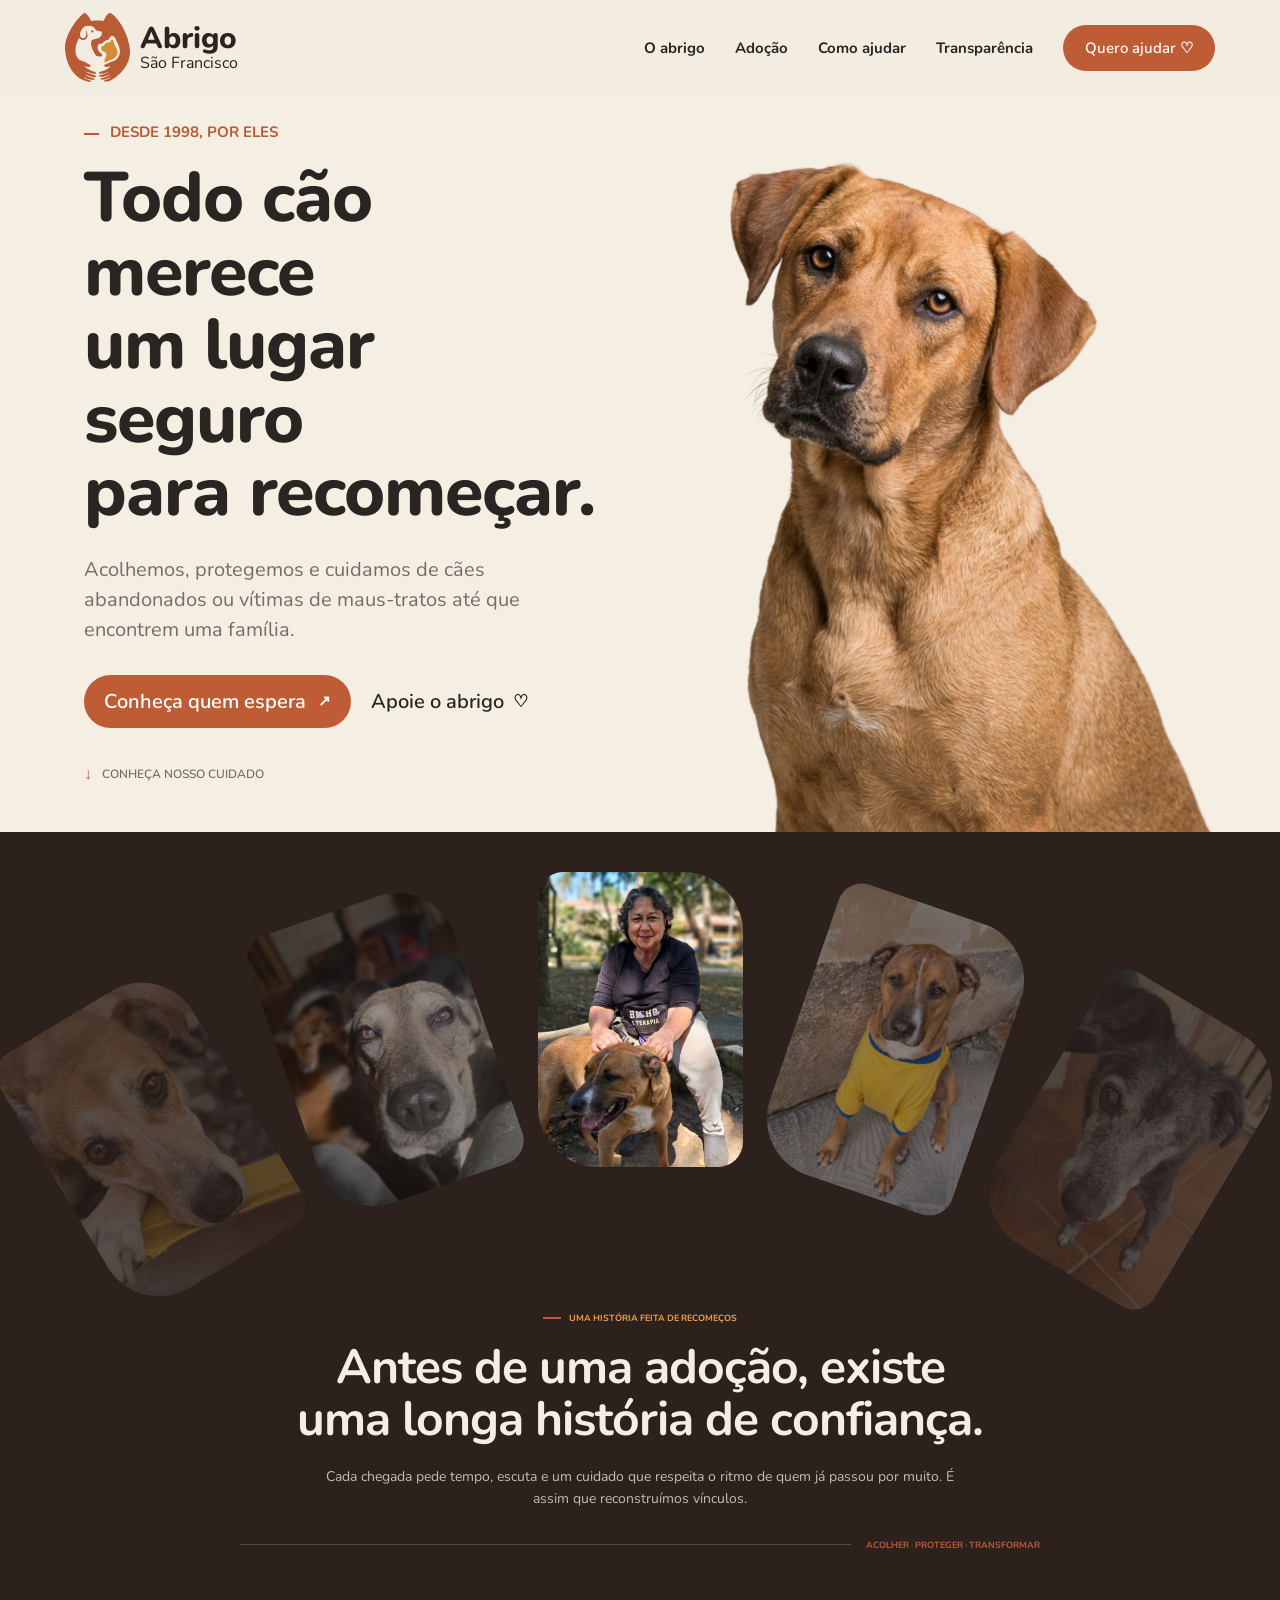
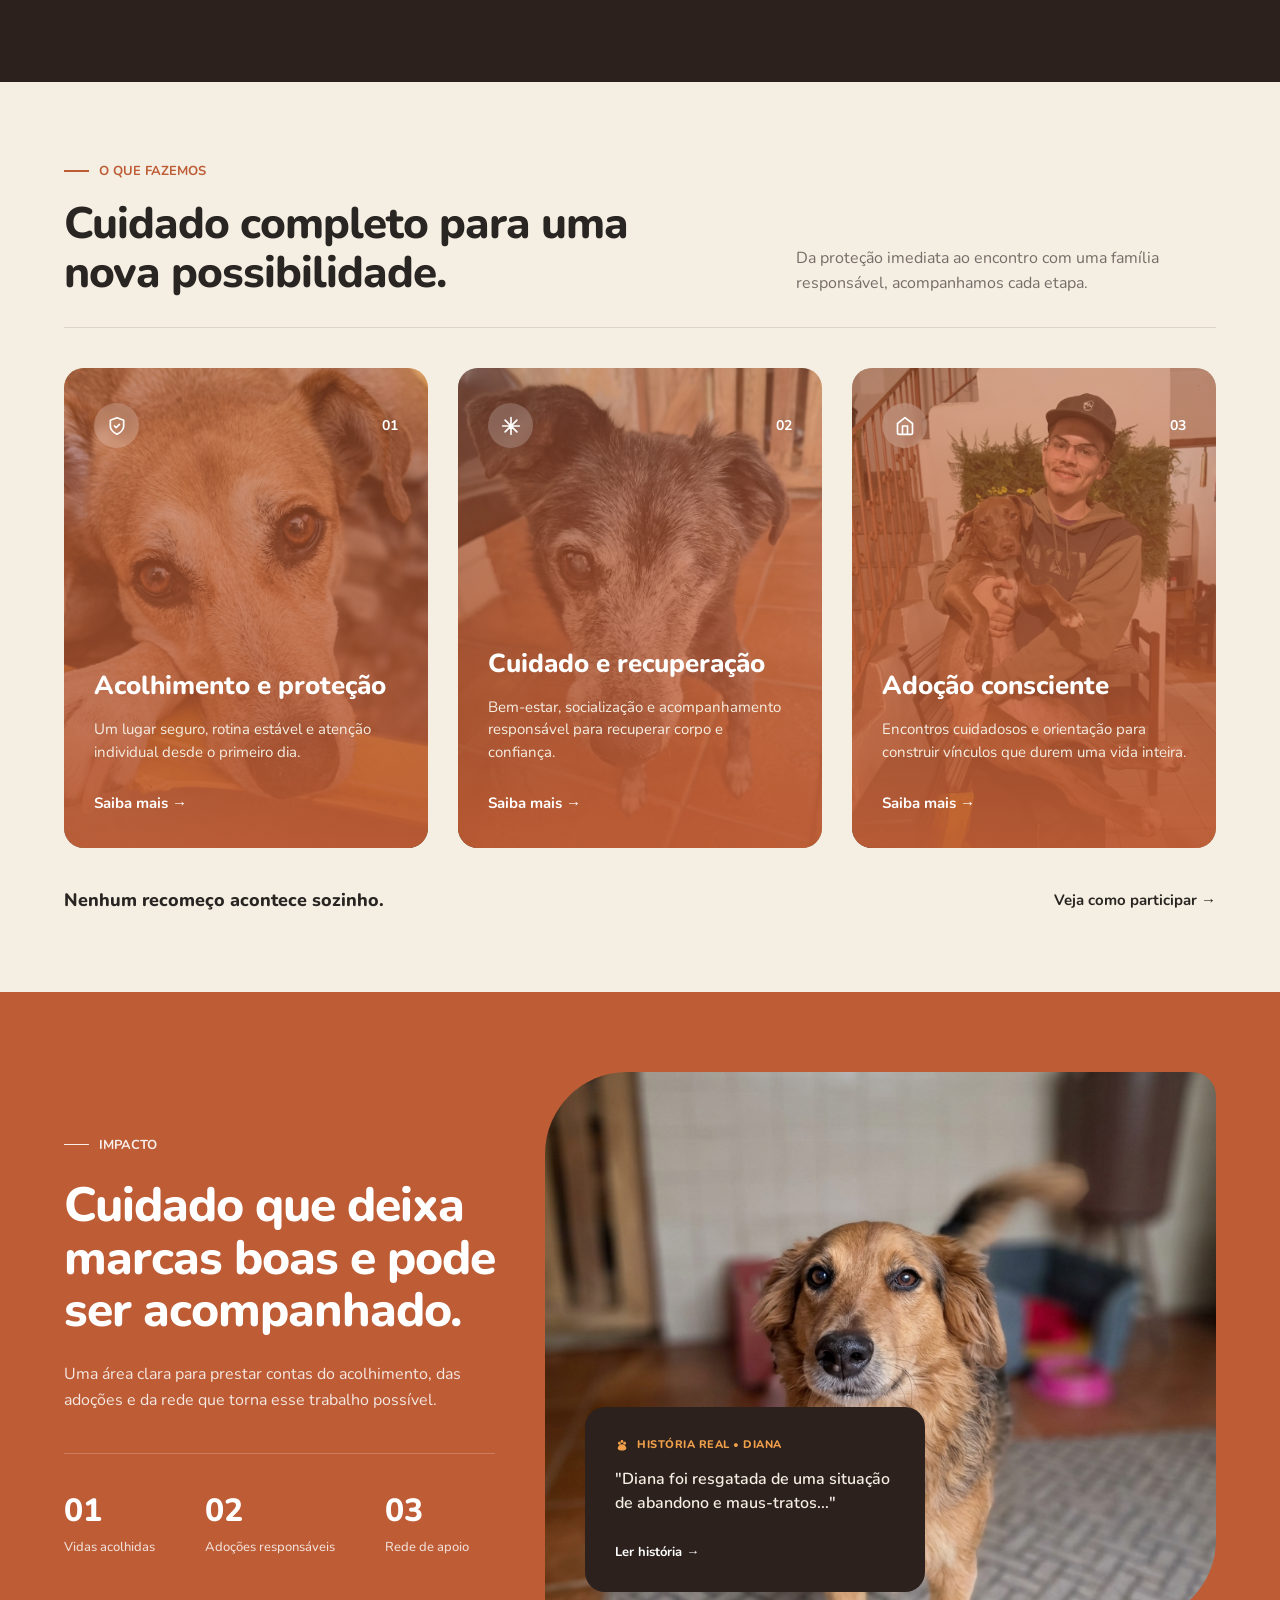
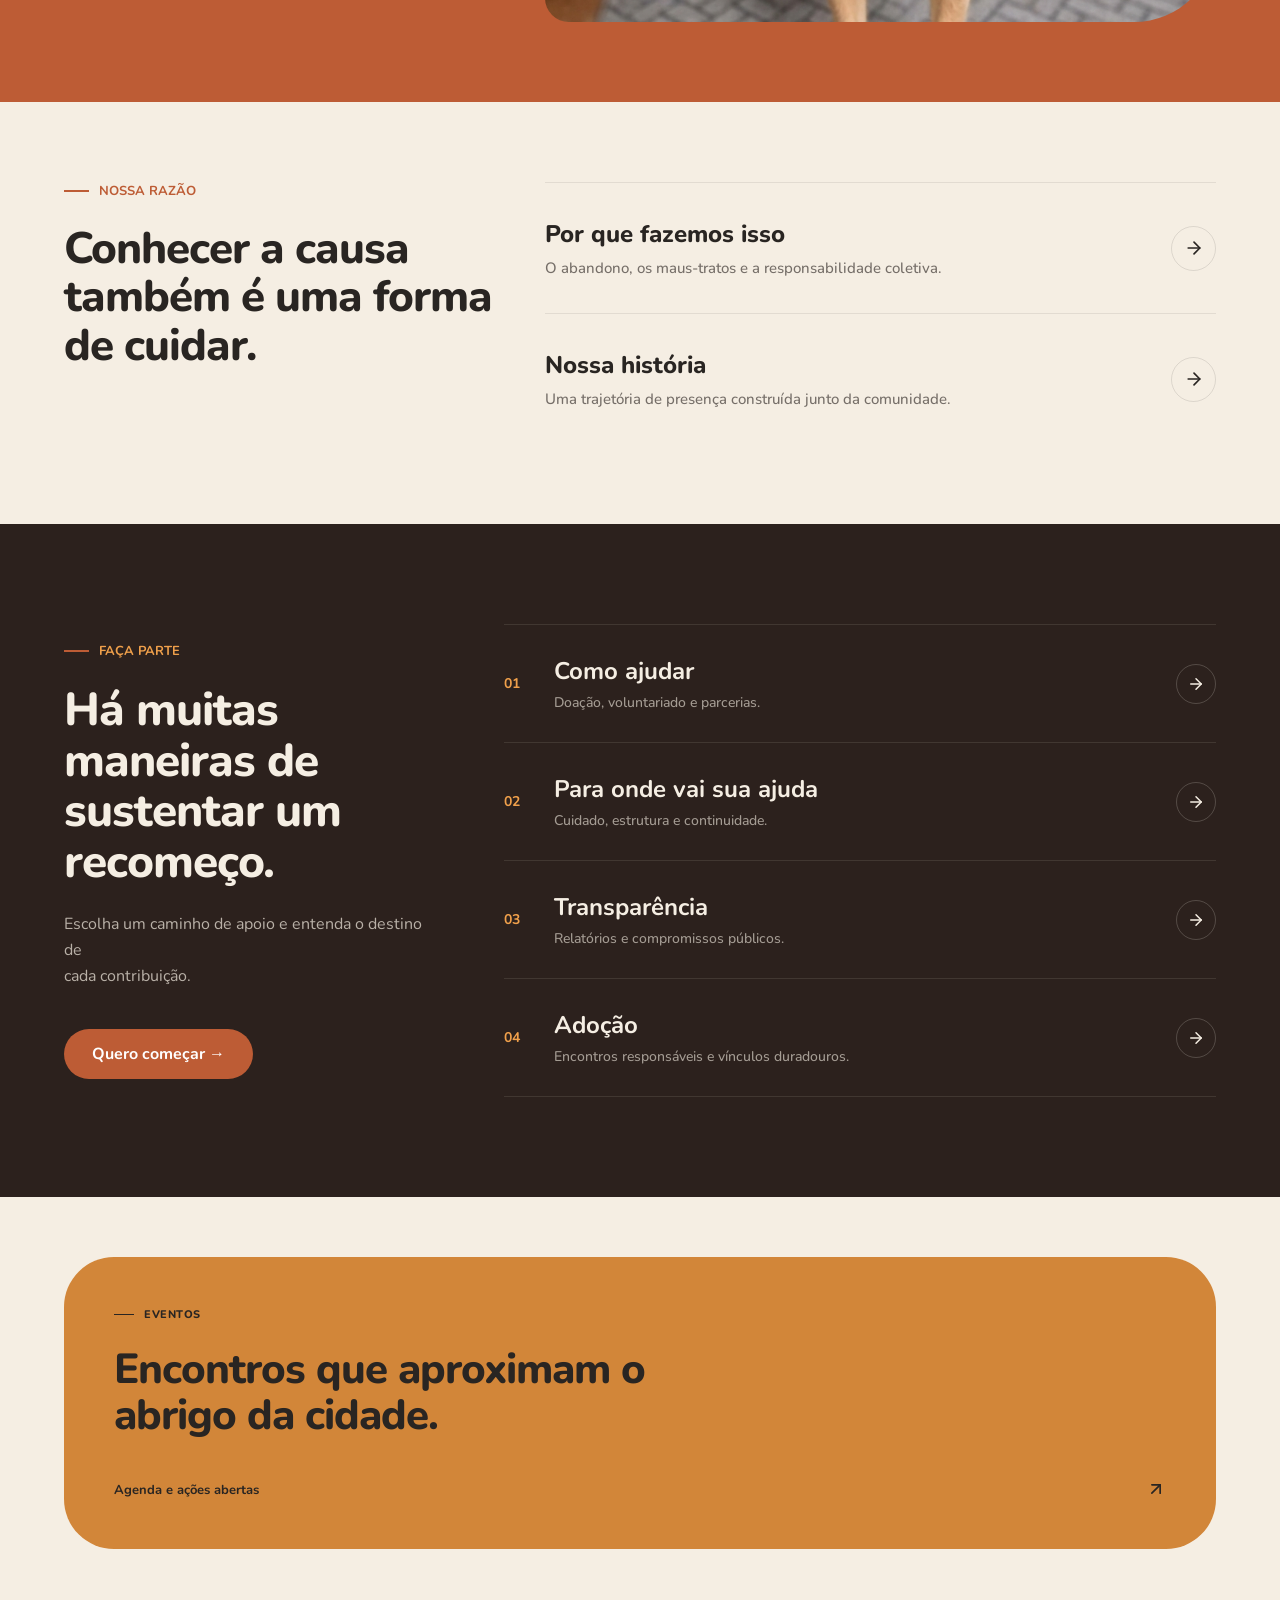
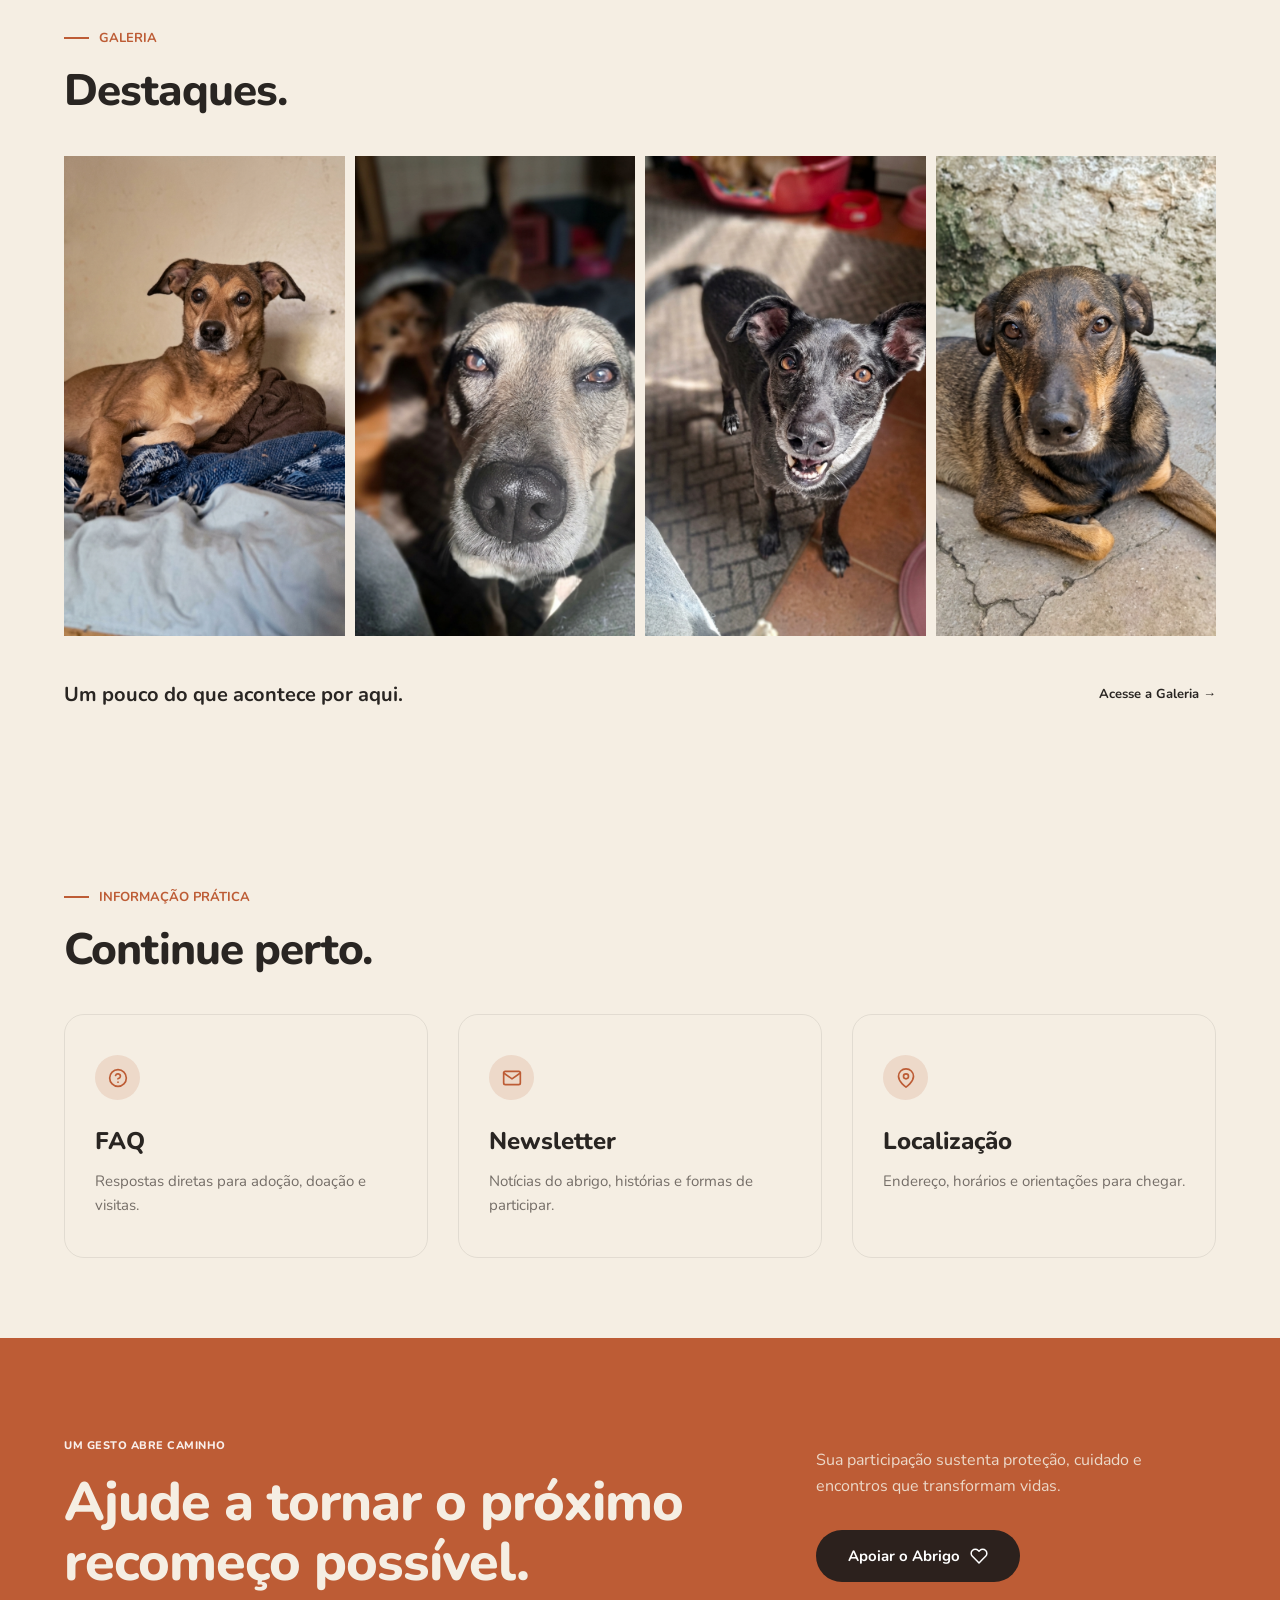
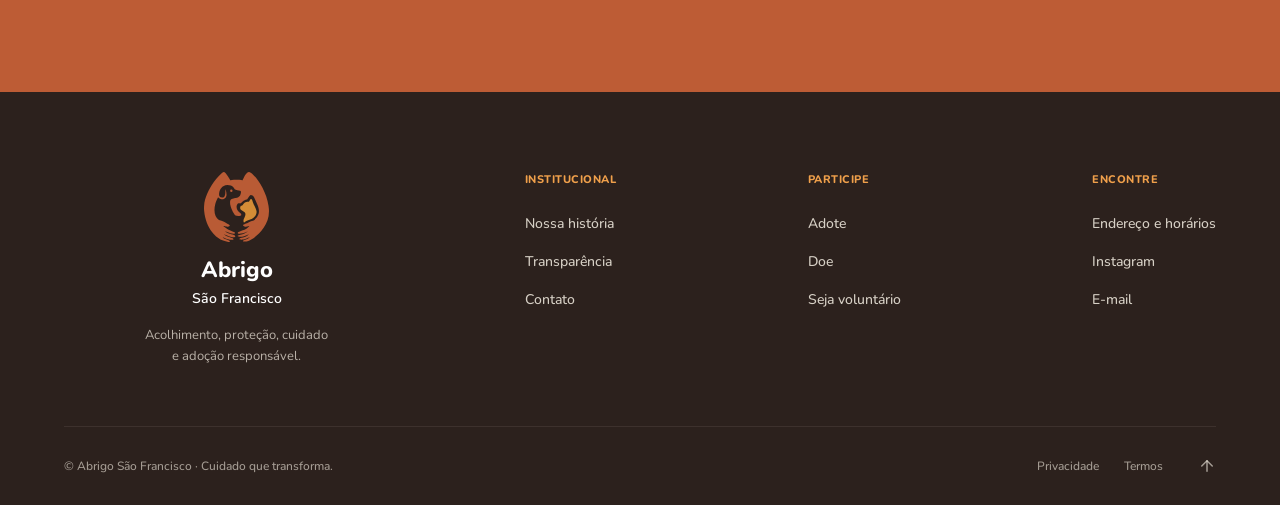
<file: index.html>
<!DOCTYPE html>
<html lang="en">

<head>
    <meta charset="UTF-8">
    <meta name="viewport" content="width=device-width, initial-scale=1.0">

    <link rel="stylesheet" href="style.css">
    <script src="script.js"></script>

    <title>Abrigo São Francisco</title>

</head>

<body>

    <!-- NAVBAR -->

    <header class="nav-bar">

        <div class="logo-container">
                <img src="imagens/logotipo_abrogoSF.svg" class="logotipo" alt="Logo do Abrigo São Francisco">

                <p class="escritalogo">
                    <strong>Abrigo</strong>
                    <span>São Francisco</span>
                </p>
        </div>

        <nav class="navegacao">
            <ul class="abas-nav">
                <li><a href="#section-abrigo">O abrigo</a></li>
                <li><a href="#section-adocao">Adoção</a></li>
                <li><a href="#section-comoajudar">Como ajudar</a></li>
                <li><a href="#section-transparencia">Transparência</a></li>
                <li><a href="#section-ajudar" class="ajudar-button">Quero ajudar ♡</a></li>
            </ul>
        </nav>

    </header>

    <!-- ==========================================
   MODAL "QUERO AJUDAR"
=========================================== -->
<div class="modal-overlay" id="modal-ajuda">
    <div class="modal-conteudo">
        
        <!-- Botão de Fechar -->
        <button class="modal-fechar" id="fechar-modal" aria-label="Fechar">
            <svg width="24" height="24" viewBox="0 0 24 24" fill="none" stroke="currentColor" stroke-width="2" stroke-linecap="round" stroke-linejoin="round"><line x1="18" y1="6" x2="6" y2="18"></line><line x1="6" y1="6" x2="18" y2="18"></line></svg>
        </button>

        <div class="modal-cabecalho">
            <div class="subtitulo-padrao subtitulo-laranja">
                <span></span> FAÇA A DIFERENÇA
            </div>
            <h2>Como você gostaria de ajudar?</h2>
            <p>Escolha uma das opções abaixo para ser direcionado à área correspondente.</p>
        </div>
        
        <div class="modal-opcoes">
            
            <!-- Opção Voluntariado -->
            <!-- Nota: Altere o 'href' para o link exato da sua secção de voluntariado -->
            <a href="projects.html" class="modal-opcao-card">
                <div class="icone-circulo-modal">
                    <svg width="24" height="24" viewBox="0 0 24 24" fill="none" stroke="currentColor" stroke-width="2" stroke-linecap="round" stroke-linejoin="round"><path d="M17 21v-2a4 4 0 0 0-4-4H5a4 4 0 0 0-4 4v2"></path><circle cx="9" cy="7" r="4"></circle><path d="M23 21v-2a4 4 0 0 0-3-3.87"></path><path d="M16 3.13a4 4 0 0 1 0 7.75"></path></svg>
                </div>
                <h3>Ser Voluntário</h3>
                <p>Doe seu tempo e habilidades para apoiar as nossas causas e atividades diárias.</p>
                <span class="link-laranja-fino">Quero ser voluntário &rarr;</span>
            </a>

            <!-- Opção Doação -->
            <!-- Nota: Altere o 'href' para o link exato da sua secção de doação -->
            <a href="projects.html#doacoes" class="modal-opcao-card">
                <div class="icone-circulo-modal">
                    <svg width="24" height="24" viewBox="0 0 24 24" fill="none" stroke="currentColor" stroke-width="2" stroke-linecap="round" stroke-linejoin="round"><path d="M20.84 4.61a5.5 5.5 0 0 0-7.78 0L12 5.67l-1.06-1.06a5.5 5.5 0 0 0-7.78 7.78l1.06 1.06L12 21.23l7.78-7.78 1.06-1.06a5.5 5.5 0 0 0 0-7.78z"></path></svg>
                </div>
                <h3>Fazer uma Doação</h3>
                <p>Contribua financeiramente para sustentar o abrigo e as campanhas ativas.</p>
                <span class="link-laranja-fino">Quero doar &rarr;</span>
            </a>

        </div>
    </div>
</div>

    <main>

        <!-- HERO -->

        <section class="secao-inicio" id="secao-inicio">

            <div class="cont-inicio">

                <p class="subtitulo-inicio">
                    <span></span>
                    DESDE 1998, POR ELES
                </p>

                <h1>
                    Todo cão merece<br>
                    um lugar seguro<br>
                    para recomeçar.
                </h1>

                <p class="desc-inicio">
                    Acolhemos, protegemos e cuidamos de cães
                    abandonados ou vítimas de maus-tratos até
                    que encontrem uma família.
                </p>

                <div class="botoes-inicio">

                    <a href="" class="quem-espera">
                        Conheça quem espera
                        <span>↗</span>
                    </a>

                    <a href="" class="apoie-abrigo">
                        Apoie o abrigo
                        <span>♡</span>
                    </a>

                </div>
                <a href="#secao-abrigo" class="explorar-cuidado">
                    <span>↓</span>
                    CONHEÇA NOSSO CUIDADO
                </a>
            </div>


            <div class="img-scooby">
                <img src="imagens/dog_hero.png" alt="Cachorro Scooby">
            </div>

        </section>

        <!-- SEÇÃO O ABRIGO -->
        <section class="secao-abrigo" id="secao-abrigo">

            <div class="fotos-abrigo">

                <img src="imagens/foto 1 secao apoio.jpeg" class="foto-abrigo foto-1" alt="Cachorro acolhido pelo abrigo">

                <img src="imagens/foto 2 secao apoio.jpeg" class="foto-abrigo foto-2" alt="Cachorro acolhido pelo abrigo">

                <img src="imagens/foto 3 secao apoio.jpeg" class="foto-abrigo foto-3" alt="Cachorro acolhido pelo abrigo">

                <img src="imagens/foto 4 secao apoio.jpeg" class="foto-abrigo foto-4" alt="Cachorro acolhido pelo abrigo">

                <img src="imagens/foto 5 secao apoio.jpeg" class="foto-abrigo foto-5" alt="Cachorro acolhido pelo abrigo">

            </div>

            <div class="conteudo-abrigo">

                <p class="subtitulo-abrigo">
                    <span></span>
                    UMA HISTÓRIA FEITA DE RECOMEÇOS
                </p>

                <h2>
                    Antes de uma adoção, existe<br>
                    uma longa história de confiança.
                </h2>

                <p class="desc-abrigo">
                    Cada chegada pede tempo, escuta e um cuidado que respeita
                    o ritmo de quem já passou por muito. É assim que
                    reconstruímos vínculos.
                </p>

                <div class="frase-abrigo">
                    <span></span>
                    <p>ACOLHER · PROTEGER · TRANSFORMAR</p>
                </div>

            </div>

        </section>

        <section class="secao-fazemos">
    
    <div class="header-fazemos">
        <div class="titulos-fazemos">
            <div class="subtitulo-fazemos">
                <span></span> O QUE FAZEMOS
            </div>
            <h2>Cuidado completo para uma nova possibilidade.</h2>
        </div>
        <div class="desc-fazemos">
            <p>Da proteção imediata ao encontro com uma família responsável, acompanhamos cada etapa.</p>
        </div>
    </div>

    <div class="grid-cards-fazemos">
        <!-- CARD 01 -->
        <div class="card-fazemos bg-card-1">
            <div class="conteudo-card">
                <div class="topo-card">
                    <div class="icone-card">
                        <svg width="20" height="20" viewBox="0 0 24 24" fill="none" stroke="#ffffff" stroke-width="2" stroke-linecap="round" stroke-linejoin="round"><path d="M12 22s8-4 8-10V5l-8-3-8 3v7c0 6 8 10 8 10z"/><path d="M9 12l2 2 4-4"/></svg>
                    </div>
                    <span class="numero-card">01</span>
                </div>
                <div class="base-card">
                    <h3>Acolhimento e proteção</h3>
                    <p>Um lugar seguro, rotina estável e atenção individual desde o primeiro dia.</p>
                    <a href="#" class="link-card">Saiba mais &rarr;</a>
                </div>
            </div>
        </div>

        <!-- CARD 02 -->
        <div class="card-fazemos bg-card-2">
            <div class="conteudo-card">
                <div class="topo-card">
                    <div class="icone-card">
                        <svg width="20" height="20" viewBox="0 0 24 24" fill="none" stroke="#ffffff" stroke-width="2" stroke-linecap="round" stroke-linejoin="round"><path d="M12 2v20M2 12h20M4.93 4.93l14.14 14.14M4.93 19.07l14.14-14.14"/></svg>
                    </div>
                    <span class="numero-card">02</span>
                </div>
                <div class="base-card">
                    <h3>Cuidado e recuperação</h3>
                    <p>Bem-estar, socialização e acompanhamento responsável para recuperar corpo e confiança.</p>
                    <a href="#" class="link-card">Saiba mais &rarr;</a>
                </div>
            </div>
        </div>

        <!-- CARD 03 -->
        <div class="card-fazemos bg-card-3">
            <div class="conteudo-card">
                <div class="topo-card">
                    <div class="icone-card">
                        <svg width="20" height="20" viewBox="0 0 24 24" fill="none" stroke="#ffffff" stroke-width="2" stroke-linecap="round" stroke-linejoin="round"><path d="M3 9l9-7 9 7v11a2 2 0 0 1-2 2H5a2 2 0 0 1-2-2z"/><polyline points="9 22 9 12 15 12 15 22"/></svg>
                    </div>
                    <span class="numero-card">03</span>
                </div>
                <div class="base-card">
                    <h3>Adoção consciente</h3>
                    <p>Encontros cuidadosos e orientação para construir vínculos que durem uma vida inteira.</p>
                    <a href="#" class="link-card">Saiba mais &rarr;</a>
                </div>
            </div>
        </div>
    </div>

    <div class="rodape-fazemos">
        <p>Nenhum recomeço acontece sozinho.</p>
        <a href="#" class="link-rodape-fazemos">Veja como participar &rarr;</a>
    </div>

</section>

<section class="secao-impacto">
    
    <!-- Lado Esquerdo - Textos e Status -->
    <div class="cont-impacto-esq">
        <div class="subtitulo-impacto">
            <span></span> IMPACTO
        </div>
        
        <h2>Cuidado que deixa marcas boas e pode ser acompanhado.</h2>
        
        <p>Uma área clara para prestar contas do acolhimento, das adoções e da rede que torna esse trabalho possível.</p>
        
        <div class="linha-divisoria-impacto"></div>
        
        <div class="stats-impacto">
            <div class="stat-item">
                <h3>01</h3>
                <p>Vidas acolhidas</p>
            </div>
            <div class="stat-item">
                <h3>02</h3>
                <p>Adoções responsáveis</p>
            </div>
            <div class="stat-item">
                <h3>03</h3>
                <p>Rede de apoio</p>
            </div>
        </div>
    </div>

    <!-- Lado Direito - Imagem e Card -->
    <div class="cont-impacto-dir">
        <!-- Substitua o URL pela imagem real da Diana -->
        <div class="imagem-impacto-bg" style="background-image: url('imagens/foto\ diana.jpeg');">
            
            <div class="card-historia">
                <div class="tag-historia">
                    <!-- Ícone de patinha -->
                    <svg width="14" height="14" viewBox="0 0 24 24" fill="currentColor"><path d="M12 8.5c-1.38 0-2.5-1.12-2.5-2.5S10.62 3.5 12 3.5s2.5 1.12 2.5 2.5S13.38 8.5 12 8.5zM7.5 11.5c-1.38 0-2.5-1.12-2.5-2.5S6.12 6.5 7.5 6.5s2.5 1.12 2.5 2.5S8.88 11.5 7.5 11.5zM16.5 11.5c-1.38 0-2.5-1.12-2.5-2.5S15.12 6.5 16.5 6.5s2.5 1.12 2.5 2.5S17.88 11.5 16.5 11.5zM12 10.5c-3.5 0-6.5 2.5-7.5 6.5 0 2.5 2.5 4.5 5 4.5h5c2.5 0 5-2 5-4.5-1-4-4-6.5-7.5-6.5z"/></svg>
                    HISTÓRIA REAL &bull; DIANA
                </div>
                <p>"Diana foi resgatada de uma situação de abandono e maus-tratos..."</p>
                <a href="#" class="link-historia">Ler história &rarr;</a>
            </div>
            
        </div>
    </div>

</section>

<section class="secao-razao">
    
    <!-- Lado Esquerdo - Título -->
    <div class="cont-razao-esq">
        <div class="subtitulo-razao">
            <span></span> NOSSA RAZÃO
        </div>
        
        <h2>Conhecer a causa <br>também é uma forma <br> de cuidar.</h2>
    </div>

    <!-- Lado Direito - Links em Lista -->
    <div class="cont-razao-dir">
        
        <!-- Item 1 -->
        <a href="#" class="item-razao">
            <div class="textos-item-razao">
                <h3>Por que fazemos isso</h3>
                <p>O abandono, os maus-tratos e a responsabilidade coletiva.</p>
            </div>
            <div class="icone-seta-razao">
                <svg width="20" height="20" viewBox="0 0 24 24" fill="none" stroke="currentColor" stroke-width="2" stroke-linecap="round" stroke-linejoin="round"><line x1="5" y1="12" x2="19" y2="12"></line><polyline points="12 5 19 12 12 19"></polyline></svg>
            </div>
        </a>

        <!-- Item 2 -->
        <a href="#" class="item-razao">
            <div class="textos-item-razao">
                <h3>Nossa história</h3>
                <p>Uma trajetória de presença construída junto da comunidade.</p>
            </div>
            <div class="icone-seta-razao">
                <svg width="20" height="20" viewBox="0 0 24 24" fill="none" stroke="currentColor" stroke-width="2" stroke-linecap="round" stroke-linejoin="round"><line x1="5" y1="12" x2="19" y2="12"></line><polyline points="12 5 19 12 12 19"></polyline></svg>
            </div>
        </a>
        
    </div>

</section>

<section class="secao-faca-parte">
    
    <!-- Lado Esquerdo - Textos e Botão -->
    <div class="cont-parte-esq">
        <div class="subtitulo-parte">
            <span></span> FAÇA PARTE
        </div>
        
        <h2>Há muitas <br>maneiras de <br>sustentar um <br>recomeço.</h2>
        
        <p>Escolha um caminho de apoio e entenda o destino de <br>cada contribuição.</p>
        
        <a href="#" class="btn-comecar">Quero começar &rarr;</a>
    </div>

    <!-- Lado Direito - Lista de Opções -->
    <div class="cont-parte-dir">
        
        <!-- Item 01 -->
        <a href="#" class="item-parte">
            <span class="num-parte">01</span>
            <div class="textos-item-parte">
                <h3>Como ajudar</h3>
                <p>Doação, voluntariado e parcerias.</p>
            </div>
            <div class="icone-seta-parte">
                <svg width="18" height="18" viewBox="0 0 24 24" fill="none" stroke="currentColor" stroke-width="2" stroke-linecap="round" stroke-linejoin="round"><line x1="5" y1="12" x2="19" y2="12"></line><polyline points="12 5 19 12 12 19"></polyline></svg>
            </div>
        </a>

        <!-- Item 02 -->
        <a href="#" class="item-parte">
            <span class="num-parte">02</span>
            <div class="textos-item-parte">
                <h3>Para onde vai sua ajuda</h3>
                <p>Cuidado, estrutura e continuidade.</p>
            </div>
            <div class="icone-seta-parte">
                <svg width="18" height="18" viewBox="0 0 24 24" fill="none" stroke="currentColor" stroke-width="2" stroke-linecap="round" stroke-linejoin="round"><line x1="5" y1="12" x2="19" y2="12"></line><polyline points="12 5 19 12 12 19"></polyline></svg>
            </div>
        </a>

        <!-- Item 03 -->
        <a href="#" class="item-parte">
            <span class="num-parte">03</span>
            <div class="textos-item-parte">
                <h3>Transparência</h3>
                <p>Relatórios e compromissos públicos.</p>
            </div>
            <div class="icone-seta-parte">
                <svg width="18" height="18" viewBox="0 0 24 24" fill="none" stroke="currentColor" stroke-width="2" stroke-linecap="round" stroke-linejoin="round"><line x1="5" y1="12" x2="19" y2="12"></line><polyline points="12 5 19 12 12 19"></polyline></svg>
            </div>
        </a>

        <!-- Item 04 -->
        <a href="#" class="item-parte ult">
            <span class="num-parte">04</span>
            <div class="textos-item-parte">
                <h3>Adoção</h3>
                <p>Encontros responsáveis e vínculos duradouros.</p>
            </div>
            <div class="icone-seta-parte">
                <svg width="18" height="18" viewBox="0 0 24 24" fill="none" stroke="currentColor" stroke-width="2" stroke-linecap="round" stroke-linejoin="round"><line x1="5" y1="12" x2="19" y2="12"></line><polyline points="12 5 19 12 12 19"></polyline></svg>
            </div>
        </a>
        
    </div>

</section>

<!-- =========================
   SECÇÃO EVENTOS
========================= -->
<section class="secao-eventos">
    <div class="banner-eventos">
        <div class="conteudo-banner">
            <div class="subtitulo-banner">
                <span></span> EVENTOS
            </div>
            <h2>Encontros que aproximam o abrigo da cidade.</h2>
        </div>
        
        <a href="#" class="link-banner">
            Agenda e ações abertas
            <svg width="20" height="20" viewBox="0 0 24 24" fill="none" stroke="currentColor" stroke-width="2" stroke-linecap="round" stroke-linejoin="round"><line x1="7" y1="17" x2="17" y2="7"></line><polyline points="7 7 17 7 17 17"></polyline></svg>
        </a>
    </div>
</section>

<!-- =========================
   SECÇÃO GALERIA
========================= -->
<section class="secao-galeria">
    
    <div class="header-galeria">
        <div class="subtitulo-galeria">
            <span></span> GALERIA
        </div>
        <h2>Destaques.</h2>
    </div>

    <!-- Grid de Fotos -->
    <div class="grid-galeria">
        <!-- Substitua os src pelos caminhos reais das suas imagens -->
        <img src="imagens/foto cachorro deitado.jpeg" alt="Cão no abrigo" class="img-galeria">
        <img src="imagens/foto 2 secao apoio.jpeg" alt="Cão focado" class="img-galeria">
        <img src="imagens/foto cachorro sol.jpeg" alt="Cão preto a sorrir" class="img-galeria">
        <img src="imagens/foto deitado chão.jpeg" alt="Cão deitado" class="img-galeria">
    </div>

    <!-- Rodapé da Galeria -->
    <div class="rodape-galeria">
        <p>Um pouco do que acontece por aqui.</p>
        <a href="#" class="link-rodape-galeria">Acesse a Galeria &rarr;</a>
    </div>

</section>

<!-- =========================
   SECÇÃO INFORMAÇÃO PRÁTICA
========================= -->
<section class="secao-informacao">
    
    <div class="header-informacao">
        <div class="subtitulo-informacao">
            <span></span> INFORMAÇÃO PRÁTICA
        </div>
        <h2>Continue perto.</h2>
    </div>

    <div class="grid-informacao">
        
        <!-- Card FAQ -->
        <div class="card-info">
            <div class="icone-info">
                <svg width="20" height="20" viewBox="0 0 24 24" fill="none" stroke="currentColor" stroke-width="2" stroke-linecap="round" stroke-linejoin="round"><circle cx="12" cy="12" r="10"></circle><path d="M9.09 9a3 3 0 0 1 5.83 1c0 2-3 3-3 3"></path><line x1="12" y1="17" x2="12.01" y2="17"></line></svg>
            </div>
            <h3>FAQ</h3>
            <p>Respostas diretas para adoção, doação e visitas.</p>
        </div>

        <!-- Card Newsletter -->
        <div class="card-info">
            <div class="icone-info">
                <svg width="20" height="20" viewBox="0 0 24 24" fill="none" stroke="currentColor" stroke-width="2" stroke-linecap="round" stroke-linejoin="round"><path d="M4 4h16c1.1 0 2 .9 2 2v12c0 1.1-.9 2-2 2H4c-1.1 0-2-.9-2-2V6c0-1.1.9-2 2-2z"></path><polyline points="22,6 12,13 2,6"></polyline></svg>
            </div>
            <h3>Newsletter</h3>
            <p>Notícias do abrigo, histórias e formas de participar.</p>
        </div>

        <!-- Card Localização -->
        <div class="card-info">
            <div class="icone-info">
                <svg width="20" height="20" viewBox="0 0 24 24" fill="none" stroke="currentColor" stroke-width="2" stroke-linecap="round" stroke-linejoin="round"><path d="M21 10c0 7-9 13-9 13s-9-6-9-13a9 9 0 0 1 18 0z"></path><circle cx="12" cy="10" r="3"></circle></svg>
            </div>
            <h3>Localização</h3>
            <p>Endereço, horários e orientações para chegar.</p>
        </div>

    </div>

</section>


<!-- =========================
   SECÇÃO CALL TO ACTION (CTA)
========================= -->
<section class="secao-cta">
    
    <div class="cta-esq">
        <div class="subtitulo-cta">
            UM GESTO ABRE CAMINHO
        </div>
        <h2>Ajude a tornar o próximo recomeço possível.</h2>
    </div>

    <div class="cta-dir">
        <p>Sua participação sustenta proteção, cuidado e encontros que transformam vidas.</p>
        <a href="#" class="btn-apoiar">
            Apoiar o Abrigo
            <svg width="18" height="18" viewBox="0 0 24 24" fill="none" stroke="currentColor" stroke-width="2" stroke-linecap="round" stroke-linejoin="round"><path d="M20.84 4.61a5.5 5.5 0 0 0-7.78 0L12 5.67l-1.06-1.06a5.5 5.5 0 0 0-7.78 7.78l1.06 1.06L12 21.23l7.78-7.78 1.06-1.06a5.5 5.5 0 0 0 0-7.78z"></path></svg>
        </a>
    </div>

</section>
</main>

<!-- =========================
   RODAPÉ (FOOTER)
========================= -->
<footer class="rodape-site">
    <div class="conteudo-rodape">
        
        <!-- Coluna da Marca (Esquerda) -->
        <div class="coluna-marca">
            <div class="logo-rodape">
                <!-- Substitua pelo SVG ou tag <img> com o logótipo real -->
                <img src="imagens/logotipo_abrogoSF.svg" class="logotipo" alt="Logo do Abrigo São Francisco">
            </div>
            <h3>Abrigo<br><span>São Francisco</span></h3>
            <p>Acolhimento, proteção, cuidado<br>e adoção responsável.</p>
        </div>

        <!-- Colunas de Links (Direita) -->
        <div class="colunas-links">
            
            <div class="coluna-nav">
                <h4>INSTITUCIONAL</h4>
                <ul>
                    <li><a href="#">Nossa história</a></li>
                    <li><a href="#">Transparência</a></li>
                    <li><a href="#">Contato</a></li>
                </ul>
            </div>

            <div class="coluna-nav">
                <h4>PARTICIPE</h4>
                <ul>
                    <li><a href="#">Adote</a></li>
                    <li><a href="#">Doe</a></li>
                    <li><a href="projects.html">Seja voluntário</a></li>
                </ul>
            </div>

            <div class="coluna-nav">
                <h4>ENCONTRE</h4>
                <ul>
                    <li><a href="#">Endereço e horários</a></li>
                    <li><a href="#">Instagram</a></li>
                    <li><a href="#">E-mail</a></li>
                </ul>
            </div>

        </div>
    </div>

    <!-- Linha Divisória -->
    <div class="linha-divisoria-rodape"></div>

    <!-- Rodapé Inferior -->
    <div class="rodape-inferior">
        <p>&copy; Abrigo São Francisco &middot; Cuidado que transforma.</p>
        
        <div class="links-inferiores">
            <a href="#">Privacidade</a>
            <a href="#">Termos</a>
            <!-- Botão de Voltar ao Topo -->
            <a href="#" class="btn-voltar-topo" aria-label="Voltar ao topo">
                <svg width="18" height="18" viewBox="0 0 24 24" fill="none" stroke="currentColor" stroke-width="2" stroke-linecap="round" stroke-linejoin="round"><line x1="12" y1="19" x2="12" y2="5"></line><polyline points="5 12 12 5 19 12"></polyline></svg>
            </a>
        </div>
    </div>
</footer>

</body>
</html>
</file>
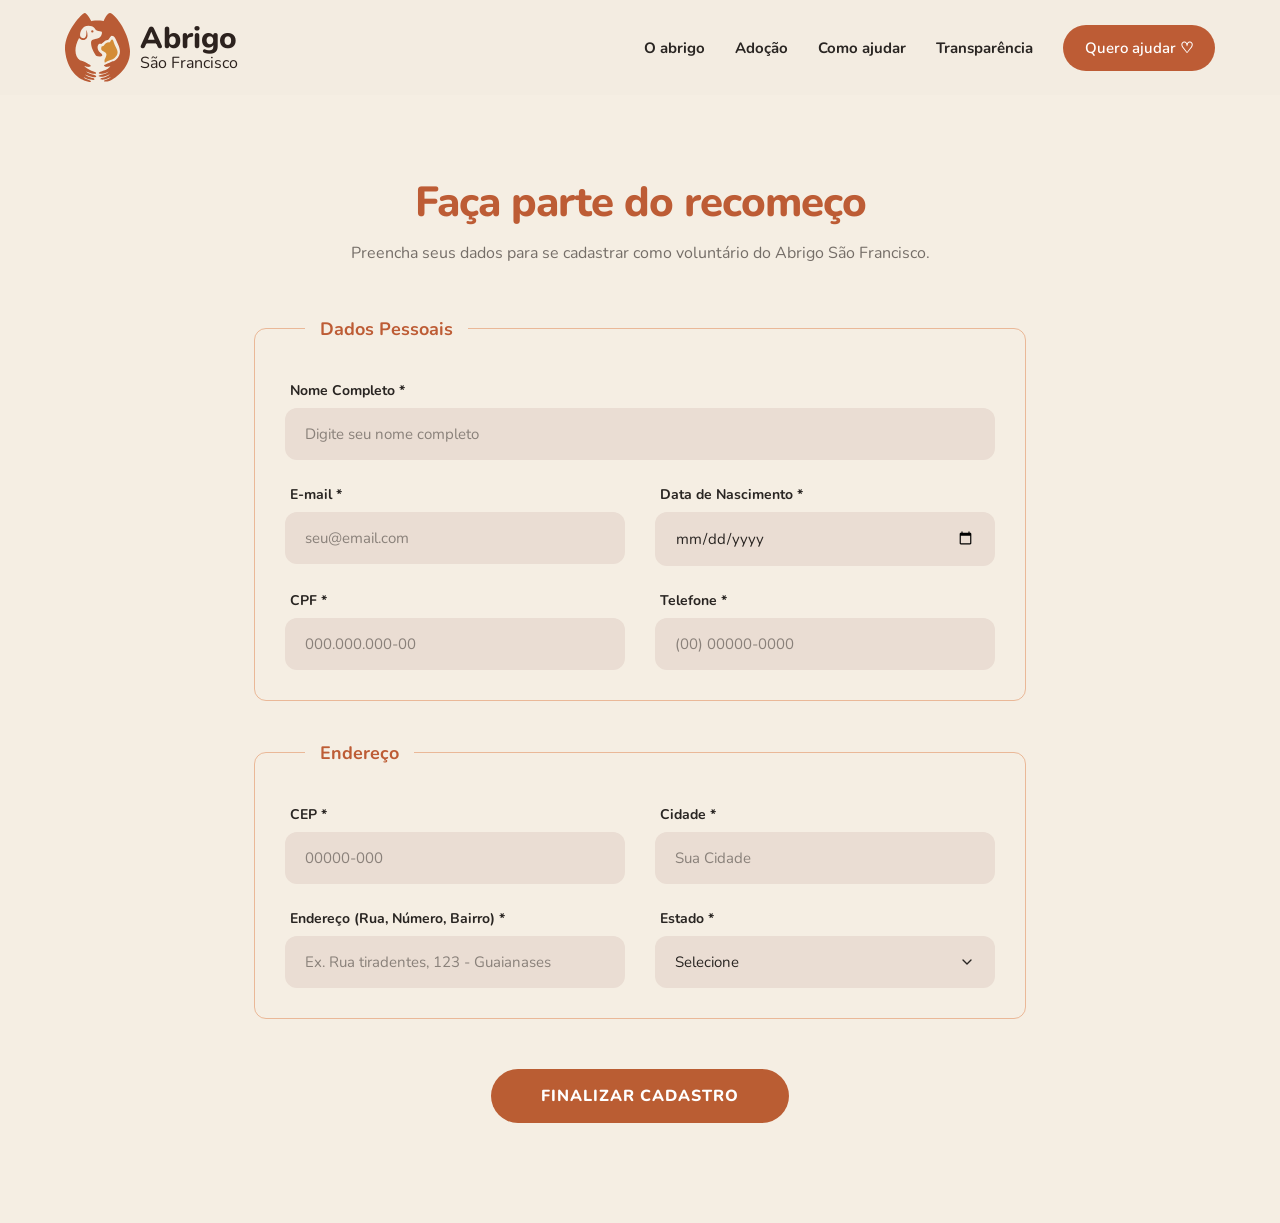
<file: cadastro.html>
<!DOCTYPE html>
<html lang="pt-BR">
<head>
    <meta charset="UTF-8">
    <meta name="viewport" content="width=device-width, initial-scale=1.0">
    <title>Cadastro de Voluntário - Abrigo São Francisco</title>
    <link rel="stylesheet" href="projects.css">
    <script src="script.js" defer></script>
</head>
<body class="creme">

    <!-- NAVBAR (Mantida igual às outras páginas) -->
    <header class="nav-bar">
        <div class="logo-container">
            <img src="imagens/logotipo_abrogoSF.svg" class="logotipo" alt="Logo do Abrigo São Francisco">
            <p class="escritalogo">
                <strong>Abrigo</strong>
                <span>São Francisco</span>
            </p>
        </div>
        <nav class="navegacao">
            <ul class="abas-nav">
                <li><a href="#">O abrigo</a></li>
                <li><a href="#">Adoção</a></li>
                <li><a href="#">Como ajudar</a></li>
                <li><a href="#">Transparência</a></li>
                <li><a href="#" class="ajudar-button">Quero ajudar ♡</a></li>
            </ul>
        </nav>
    </header>

    <!-- CONTEÚDO DO CADASTRO -->
    <main class="seccao-cadastro">
        
        <!-- Cabeçalho do Formulário -->
        <div class="cabecalho-cadastro">
            <h1>Faça parte do recomeço</h1>
            <p>Preencha seus dados para se cadastrar como voluntário do Abrigo São Francisco.</p>
        </div>

        <!-- Formulário Único -->
        <form action="pagina.php" method="POST" class="formulario-cadastro">
            
            <!-- BLOCO 1: DADOS PESSOAIS -->
            <fieldset class="grupo-campos">
                <legend>Dados Pessoais</legend>
                
                <div class="linha-form">
                    <div class="campo-form largura-total">
                        <label for="nome">Nome Completo *</label>
                        <input type="text" id="nome" name="nome" placeholder="Digite seu nome completo" required>
                    </div>
                </div>

                <div class="linha-form">
                    <div class="campo-form">
                        <label for="email">E-mail *</label>
                        <input type="email" id="email" name="email" placeholder="seu@email.com" required>
                    </div>
                    <div class="campo-form">
                        <label for="nascimento">Data de Nascimento *</label>
                        <input type="date" id="nascimento" name="nascimento" required>
                    </div>
                </div>

                <div class="linha-form">
                    <div class="campo-form">
                        <label for="cpf">CPF *</label>
                        <input type="text" id="cpf" name="cpf" pattern="[0-9]{3}\.[0-9]{3}\.[0-9]{3}-[0-9]{2}" placeholder="000.000.000-00" title="Formato: 000.000.000-00" required>
                    </div>
                    <div class="campo-form">
                        <label for="telefone">Telefone *</label>
                        <input type="tel" id="telefone" name="telefone" pattern="\([0-9]{2}\) [0-9]{5}-[0-9]{4}" placeholder="(00) 00000-0000" title="Formato: (00) 00000-0000" required>
                    </div>
                </div>
            </fieldset>

            <!-- BLOCO 2: ENDEREÇO -->
            <fieldset class="grupo-campos">
                <legend>Endereço</legend>
                
                <div class="linha-form">
                    <div class="campo-form">
                        <label for="cep">CEP *</label>
                        <input type="text" id="cep" name="cep" pattern="[0-9]{5}-[0-9]{3}" placeholder="00000-000" title="Formato: 00000-000" required>
                    </div>
                    <div class="campo-form">
                        <label for="cidade">Cidade *</label>
                        <input type="text" id="cidade" name="cidade" placeholder="Sua Cidade" required>
                    </div>
                </div>

                <div class="linha-form">
                    <div class="campo-form">
                        <label for="endereco">Endereço (Rua, Número, Bairro) *</label>
                        <input type="text" id="endereco" name="endereco" placeholder="Ex. Rua tiradentes, 123 - Guaianases" required>
                    </div>
                    <div class="campo-form">
                        <label for="estado">Estado *</label>
                        <select id="estado" name="estado" required>
                            <option value="" selected disabled>Selecione</option>
                            <option value="AC">Acre</option>
                            <option value="AL">Alagoas</option>
                            <option value="AP">Amapá</option>
                            <option value="AM">Amazonas</option>
                            <option value="BA">Bahia</option>
                            <option value="CE">Ceará</option>
                            <option value="DF">Distrito Federal</option>
                            <option value="ES">Espírito Santo</option>
                            <option value="GO">Goiás</option>
                            <option value="MA">Maranhão</option>
                            <option value="MT">Mato Grosso</option>
                            <option value="MS">Mato Grosso do Sul</option>
                            <option value="MG">Minas Gerais</option>
                            <option value="PA">Pará</option>
                            <option value="PB">Paraíba</option>
                            <option value="PR">Paraná</option>
                            <option value="PE">Pernambuco</option>
                            <option value="PI">Piauí</option>
                            <option value="RJ">Rio de Janeiro</option>
                            <option value="RN">Rio Grande do Norte</option>
                            <option value="RS">Rio Grande do Sul</option>
                            <option value="RO">Rondônia</option>
                            <option value="RR">Roraima</option>
                            <option value="SC">Santa Catarina</option>
                            <option value="SP">São Paulo</option>
                            <option value="SE">Sergipe</option>
                            <option value="TO">Tocantins</option>
                        </select>
                    </div>
                </div>
            </fieldset>

            <!-- BOTÃO DE ENVIO -->
            <div class="container-botao-enviar">
                <button type="submit" class="btn-enviar-cadastro">FINALIZAR CADASTRO</button>
            </div>

        </form>
    </main>

</body>
</html>
</file>
<file: style.css>
/* =========================
   PADRONIZANDO
========================= */

@import url('https://fonts.googleapis.com/css2?family=Nunito:wght@400;500;600;700;800&display=swap');

* {
    margin: 0;
    padding: 0;
    box-sizing: border-box;
}

html {
    scroll-behavior: smooth;
}

body {
    margin: 0;
    padding: 0;

    background-color: #ffffff;

    font-family: 'Nunito', sans-serif;
}


/* =========================
   NAVBAR
========================= */

.nav-bar {
    width: 100%;
    height: 95px;

    padding: 0 65px;

    background-color: #F3ECE1;

    display: flex;
    align-items: center;

    position: fixed;
    top: 0;
    left: 0;

    z-index: 1000;
}


/* =========================
   LOGO E TEXTOS
========================= */

.logo-container {
    display: flex;
    align-items: center;

    gap: 10px;
}

.logotipo {
    width: 65px;
    height: auto;

    display: block;
}

.escritalogo {
    display: flex;
    flex-direction: column;

    margin: 0;

    color: #2C221E;

    font-family: 'Nunito', sans-serif;

    line-height: 1.1;
}

.escritalogo strong {
    font-size: 30px;
    font-weight: 800;
}

.escritalogo span {
    font-size: 16px;
    font-weight: 400;
}


/* =========================
   ÁREAS DE NAVEGAÇÃO
========================= */

.navegacao {
    display: flex;
    align-items: center;

    margin-left: auto;
}

.abas-nav {
    list-style: none;

    display: flex;
    align-items: center;

    gap: 30px;
}

.abas-nav li {
    display: flex;
    align-items: center;
}


/* =========================
   LINKS
========================= */

.abas-nav a {
    color: #292522;

    text-decoration: none;

    font-size: 15px;
    font-weight: 700;

    white-space: nowrap;

    transition: color 0.3s ease;
}

.abas-nav a:hover {
    color: #bd5c35;
}


/* =========================
   BOTÃO "QUERO AJUDAR"
========================= */

.ajudar-button {
    background-color: #bd5c35;

    color: #ffffff !important;

    padding: 13px 22px;

    border-radius: 30px;

    font-size: 15px !important;
    font-weight: 600 !important;

    transition:
        background-color 0.3s ease,
        transform 0.3s ease;
}

.ajudar-button:hover {
    background-color: #a94f2c;

    transform: translateY(-2px);
}


/* =========================
   CONTEÚDO DA PÁGINA
========================= */

main {
    padding-top: 95px;
}








/* =========================
   SEÇÃO 1
========================= */

.secao-inicio {
    height: auto;
    min-height: 0;
    padding: 60px 5% 0;
    background-color: #f5eee3;
    display: flex;
    align-items: flex-end;
    justify-content: space-between;
    overflow: hidden;
}

/* =========================
   CONTEÚDO
========================= */

.cont-inicio {
    width: 48%;
    padding-left: 20px;
    align-self: center;
    transform: translateY(-40px);
}

/* =========================
   SUBTÍTULO
========================= */

.subtitulo-inicio {
    margin-bottom: 20px;
    color: #B85B35;
    font-size: 15px;
    font-weight: 700;
}

.subtitulo-inicio span {
    display: inline-block;
    width: 15px;
    height: 2px;
    margin-right: 7px;
    background-color: #B85B35;
    vertical-align: middle;
}

/* =========================
   TÍTULO
========================= */

.cont-inicio h1 {
    margin-bottom: 25px;
    color: #292522;
    font-size: 70px;
    font-weight: 800;
    line-height: 1.05;
    letter-spacing: -1px;
}

/* =========================
   DESCRIÇÃO
========================= */

.desc-inicio {
    max-width: 450px;
    margin-bottom: 30px;
    color: #756e68;
    font-size: 20px;
    line-height: 1.5;
}

/* =========================
   BOTÕES
========================= */

.botoes-inicio {
    display: flex;
    align-items: center;
    gap: 20px;
}

/* Botão "Conheça quem espera" */

.quem-espera {
    display: flex;
    align-items: center;
    gap: 12px;
    padding: 13px 20px;
    background-color: #bd5c35;
    color: #ffffff;
    border-radius: 30px;
    text-decoration: none;
    font-size: 20px;
    font-weight: 600;
    transition: 0.3s ease;
}

.quem-espera span {
    font-size: 15px;
}

.quem-espera:hover {
    background-color: #a94f2c;
    transform: translateY(-2px);
}

/* Link "Apoie o abrigo" */

.apoie-abrigo {
    display: flex;
    align-items: center;
    gap: 9px;
    color: #292522;
    text-decoration: none;
    font-size: 20px;
    font-weight: 600;
    transition: color 0.3s ease;
}

.apoie-abrigo span {
    font-size: 17px;
}

.apoie-abrigo:hover {
    color: #bd5c35;
}

/* =========================
   LINK DE CUIDADO
========================= */

.explorar-cuidado {
    display: inline-flex;
    align-items: center;
    gap: 10px;
    margin-top: 35px;
    color: #756e68;
    text-decoration: none;
    font-size: 12px;
    font-weight: 600;
}

.explorar-cuidado span {
    color: #bd5c35;
    font-size: 16px;
}


/* =========================
   IMAGEM DO SCOOBY
========================= */

.img-scooby {
    position: relative;
    width: 55%;
    height: auto;
    display: flex;
    align-items: flex-end;
    justify-content: center;
    align-self: flex-end;
}

.img-scooby > img {
    width: 100%;
    max-width: 700px;
    height: auto;
    display: block;
}

/* =========================
   SEÇÃO O ABRIGO
========================= */

.secao-abrigo {
    min-height: 850px;
    padding: 0 0 80px;
    background-color: #2c211d;
    color: #f5eee3;
    overflow: hidden;
}


/* =========================
   FOTOS - ARCO
========================= */

.fotos-abrigo {
    width: 100%;
    height: 480px;
    display: flex;
    justify-content: center;
    align-items: flex-start;
    gap: 30px;
    overflow: hidden;
}

.foto-abrigo {
    width: 205px;
    height: 295px;
    object-fit: cover;
    border-radius: 25px 60px 25px 60px;
    display: block;
    flex-shrink: 0;
}


/* FOTO 1 */
.foto-1 {
    margin-top: 160px;
    transform: rotate(-31deg);
    opacity: 0.25;
}

/* FOTO 2 */
.foto-2 {
    margin-top: 70px;
    transform: rotate(-19deg);
    opacity: 0.50;
    margin-right: 20px;
}

/* FOTO 3 - CENTRO */
.foto-3 {
    margin-top: 40px;
    transform: rotate(0deg);
    opacity: 1;
}

/* FOTO 4 */
.foto-4 {
    margin-top: 70px;
    transform: rotate(19deg);
    opacity: 0.50;
    margin-left: 20px;
}

/* FOTO 5 */
.foto-5 {
    margin-top: 160px;
    transform: rotate(31deg);
    opacity: 0.25;
}


/* =========================
   CONTEÚDO
========================= */

.conteudo-abrigo {
    width: 100%;
    max-width: 850px;
    margin: 0 auto;
    padding: 0 25px;
    text-align: center;
}


/* =========================
   SUBTÍTULO
========================= */

.subtitulo-abrigo {
    display: flex;
    align-items: center;
    justify-content: center;
    gap: 8px;
    margin-bottom: 18px;
    color: #f0a04b;
    font-size: 9px;
    font-weight: 700;
}

.subtitulo-abrigo span {
    width: 18px;
    height: 2px;
    background-color: #bd5c35;
    display: block;
}


/* =========================
   TÍTULO
========================= */

.conteudo-abrigo h2 {
    margin-bottom: 20px;
    color: #f5eee3;
    font-size: 48px;
    font-weight: 700;
    line-height: 1.08;
    letter-spacing: -1px;
}


/* =========================
   DESCRIÇÃO
========================= */

.desc-abrigo {
    max-width: 650px;
    margin: 0 auto;
    color: #c7bbb3;
    font-size: 14px;
    line-height: 1.6;
}


/* =========================
   FRASE FINAL
========================= */

.frase-abrigo {
    width: 100%;
    margin-top: 28px;
    display: flex;
    align-items: center;
    gap: 15px;
}

.frase-abrigo span {
    height: 1px;
    flex: 1;
    background-color: #584b45;
}

.frase-abrigo p {
    margin: 0;
    color: #bd5c35;
    font-size: 9px;
    font-weight: 700;
    white-space: nowrap;
}

/* =========================
   SEÇÃO O QUE FAZEMOS
========================= */

.secao-fazemos {
    width: 100%;
    padding: 80px 5%;

    background-color: #f5eee3;

    display: flex;
    flex-direction: column;
}


/* =========================
   CABEÇALHO DA SEÇÃO
========================= */

.header-fazemos {
    display: flex;
    justify-content: space-between;
    align-items: flex-end;

    padding-bottom: 30px;
    margin-bottom: 40px;

    border-bottom: 1px solid #dcd3c6;
}

.titulos-fazemos {
    width: 50%;
}

.subtitulo-fazemos {
    display: flex;
    align-items: center;

    gap: 10px;
    margin-bottom: 20px;

    color: #bd5c35;

    font-size: 13px;
    font-weight: 700;
}

.subtitulo-fazemos span {
    width: 25px;
    height: 2px;

    background-color: #bd5c35;
}

.titulos-fazemos h2 {
    color: #292522;

    font-size: 44px;
    font-weight: 800;
    line-height: 1.1;
    letter-spacing: -1px;
}

.desc-fazemos {
    width: 40%;
    max-width: 420px;

    color: #756e68;

    font-size: 16px;
    line-height: 1.6;
}


/* =========================
   CARDS - GRID E FUNDO
========================= */

.grid-cards-fazemos {
    display: grid;
    grid-template-columns: repeat(3, 1fr);
    gap: 30px;

    margin-bottom: 40px;
}

.card-fazemos {
    position: relative;

    height: 480px;

    border-radius: 20px;

    overflow: hidden;

    background-size: cover;
    background-position: center;

    display: flex;
    flex-direction: column;
    justify-content: space-between;

    padding: 35px 30px;
}

/* Máscara gradiente laranja por cima da imagem */
.card-fazemos::before {
    content: "";

    position: absolute;
    top: 0;
    left: 0;

    width: 100%;
    height: 100%;

    background: linear-gradient(180deg, rgba(189, 92, 53, 0.45) 0%, rgba(189, 92, 53, 0.95) 100%);

    z-index: 1;
}

/* Imagens (coloque o caminho das suas imagens aqui) */
.bg-card-1 { background-image: url('imagens/foto 1 secao apoio.jpeg'); }
.bg-card-2 { background-image: url('imagens/foto 5 secao apoio.jpeg'); }
.bg-card-3 { background-image: url('imagens/foto homem segurando cachorro.jpeg'); }


/* =========================
   CARDS - CONTEÚDO E TEXTOS
========================= */

.conteudo-card {
    position: relative;
    z-index: 2;

    height: 100%;

    display: flex;
    flex-direction: column;
    justify-content: space-between;

    color: #ffffff;
}

.topo-card {
    display: flex;
    justify-content: space-between;
    align-items: center;
}

.icone-card {
    width: 45px;
    height: 45px;

    border-radius: 50%;

    background-color: rgba(255, 255, 255, 0.2);
    backdrop-filter: blur(5px);

    display: flex;
    align-items: center;
    justify-content: center;
}

.numero-card {
    font-size: 14px;
    font-weight: 700;
}

.base-card h3 {
    margin-bottom: 15px;

    font-size: 26px;
    font-weight: 800;
}

.base-card p {
    margin-bottom: 30px;

    color: #f5eee3;

    font-size: 15px;
    line-height: 1.5;
}

.link-card {
    display: flex;
    align-items: center;

    gap: 8px;

    color: #ffffff;
    text-decoration: none;

    font-size: 15px;
    font-weight: 700;

    transition: transform 0.3s ease;
}

.link-card:hover {
    transform: translateX(5px);
}


/* =========================
   RODAPÉ DA SEÇÃO
========================= */

.rodape-fazemos {
    display: flex;
    justify-content: space-between;
    align-items: center;
}

.rodape-fazemos p {
    color: #292522;

    font-size: 18px;
    font-weight: 800;
}

.link-rodape-fazemos {
    display: flex;
    align-items: center;

    gap: 8px;

    color: #292522;
    text-decoration: none;

    font-size: 15px;
    font-weight: 700;

    transition: color 0.3s ease;
}

.link-rodape-fazemos:hover {
    color: #bd5c35;
}

/* =========================
   SEÇÃO IMPACTO
========================= */

.secao-impacto {
    width: 100%;
    padding: 80px 5%;

    background-color: #bd5c35;

    display: flex;
    justify-content: space-between;
    align-items: center;
    gap: 50px;
}


/* =========================
   LADO ESQUERDO - TEXTOS
========================= */

.cont-impacto-esq {
    width: 45%;

    color: #ffffff;
}

.subtitulo-impacto {
    display: flex;
    align-items: center;

    gap: 10px;
    margin-bottom: 25px;

    color: rgba(255, 255, 255, 0.9);

    font-size: 13px;
    font-weight: 700;
    text-transform: uppercase;
}

.subtitulo-impacto span {
    width: 25px;
    height: 1px;

    background-color: rgba(255, 255, 255, 0.9);
}

.cont-impacto-esq h2 {
    margin-bottom: 25px;

    font-size: 48px;
    font-weight: 800;
    line-height: 1.1;
    letter-spacing: -1px;
}

.cont-impacto-esq p {
    max-width: 450px;
    margin-bottom: 40px;

    color: rgba(255, 255, 255, 0.85);

    font-size: 16px;
    line-height: 1.6;
}

.linha-divisoria-impacto {
    width: 100%;
    max-width: 450px;
    height: 1px;

    margin-bottom: 35px;

    background-color: rgba(255, 255, 255, 0.2);
}


/* =========================
   ESTATÍSTICAS (01, 02, 03)
========================= */

.stats-impacto {
    display: flex;
    gap: 50px;
}

.stat-item h3 {
    margin-bottom: 5px;

    font-size: 32px;
    font-weight: 800;
}

.stat-item p {
    margin: 0;

    color: rgba(255, 255, 255, 0.8);

    font-size: 13px;
    font-weight: 500;
}


/* =========================
   LADO DIREITO - IMAGEM E CARD
========================= */

.cont-impacto-dir {
    width: 70%;
}

.imagem-impacto-bg {
    position: relative;

    width: 100%;
    height: 550px;

    border-radius: 82px 24px;

    background-size: cover;
    background-position: center;
    background-repeat: no-repeat;
}

.card-historia {
    position: absolute;
    bottom: 30px;
    left: 40px; 

    width: 340px;
    padding: 30px;

    background-color: #2c211d;
    border-radius: 20px;

    color: #f5eee3;
}

.tag-historia {
    display: flex;
    align-items: center;

    gap: 8px;
    margin-bottom: 15px;

    color: #f0a04b;

    font-size: 11px;
    font-weight: 800;
    letter-spacing: 0.5px;
}

.card-historia p {
    margin-bottom: 25px;

    font-size: 16px;
    font-weight: 600;
    line-height: 1.5;
}

.link-historia {
    color: #ffffff;
    text-decoration: none;

    font-size: 13px;
    font-weight: 700;

    transition: color 0.3s ease;
}

.link-historia:hover {
    color: #f0a04b;
}


/* =========================
   RESPONSIVIDADE BÁSICA
========================= */

@media (max-width: 1024px) {
    .card-historia {
        left: 20px;
        width: calc(100% - 40px);
    }
}

/* =========================
   SECÇÃO NOSSA RAZÃO
========================= */

.secao-razao {
    width: 100%;
    padding: 80px 5%;

    background-color: #f5eee3;

    display: flex;
    justify-content: space-between;
    align-items: flex-start;
    gap: 50px;
}


/* =========================
   LADO ESQUERDO - TEXTOS
========================= */

.cont-razao-esq {
    width: 45%;
}

.subtitulo-razao {
    display: flex;
    align-items: center;

    gap: 10px;
    margin-bottom: 25px;

    color: #bd5c35;

    font-size: 13px;
    font-weight: 700;
    text-transform: uppercase;
}

.subtitulo-razao span {
    width: 25px;
    height: 2px;

    background-color: #bd5c35;
}

.cont-razao-esq h2 {
    color: #292522;

    font-size: 44px;
    font-weight: 800;
    line-height: 1.1;
    letter-spacing: -1px;
}


/* =========================
   LADO DIREITO - LISTA DE LINKS
========================= */

.cont-razao-dir {
    width: 70%;
    
    display: flex;
    flex-direction: column;
}

.item-razao {
    display: flex;
    justify-content: space-between;
    align-items: center;

    padding: 35px 0;

    border-top: 1px solid rgba(0, 0, 0, 0.08);

    color: inherit;
    text-decoration: none;
    
    transition: opacity 0.3s ease;
}

.item-razao:hover {
    opacity: 0.8;
}

.textos-item-razao h3 {
    margin-bottom: 8px;

    color: #292522;

    font-size: 24px;
    font-weight: 800;
}

.textos-item-razao p {
    color: #756e68;

    font-size: 15px;
    font-weight: 500;
}

.icone-seta-razao {
    width: 45px;
    height: 45px;

    border-radius: 50%;
    border: 1px solid rgba(0, 0, 0, 0.1);

    display: flex;
    align-items: center;
    justify-content: center;

    color: #292522;

    transition: all 0.3s ease;
}

/* Efeito ao passar o rato (hover) para dar destaque à seta */
.item-razao:hover .icone-seta-razao {
    background-color: #bd5c35;
    border-color: #bd5c35;
    color: #ffffff;
}

/* =========================
   RESPONSIVIDADE BÁSICA
========================= */

@media (max-width: 900px) {
    .secao-razao {
        flex-direction: column;
        gap: 40px;
    }

    .cont-razao-esq, 
    .cont-razao-dir {
        width: 100%;
    }
}

/* =========================
   SECÇÃO FAÇA PARTE
========================= */

.secao-faca-parte {
    width: 100%;
    padding: 100px 5%;

    background-color: #2c211d;

    display: flex;
    justify-content: space-between;
    align-items: center;
    gap: 60px;
}


/* =========================
   LADO ESQUERDO - TEXTOS E BOTÃO
========================= */

.cont-parte-esq {
    width: 40%;
}

.subtitulo-parte {
    display: flex;
    align-items: center;

    gap: 10px;
    margin-bottom: 25px;

    color: #f0a04b;

    font-size: 13px;
    font-weight: 700;
    text-transform: uppercase;
}

.subtitulo-parte span {
    width: 25px;
    height: 2px;

    background-color: #bd5c35;
}

.cont-parte-esq h2 {
    margin-bottom: 25px;

    color: #f5eee3;

    font-size: 46px;
    font-weight: 800;
    line-height: 1.1;
    letter-spacing: -1px;
}

.cont-parte-esq p {
    margin-bottom: 40px;

    color: rgba(245, 238, 227, 0.7); /* Tom creme com transparência */

    font-size: 16px;
    line-height: 1.6;
}

.btn-comecar {
    display: inline-flex;
    align-items: center;
    gap: 10px;

    padding: 14px 28px;

    background-color: #bd5c35;
    color: #ffffff;
    
    border-radius: 30px;

    text-decoration: none;
    font-size: 16px;
    font-weight: 700;

    transition: background-color 0.3s ease, transform 0.3s ease;
}

.btn-comecar:hover {
    background-color: #a94f2c;
    transform: translateY(-2px);
}


/* =========================
   LADO DIREITO - LISTA (01 a 04)
========================= */

.cont-parte-dir {
    width: 75%;
    
    display: flex;
    flex-direction: column;
}

.item-parte {
    display: flex;
    align-items: center;

    padding: 30px 0;

    border-top: 1px solid rgba(245, 238, 227, 0.1);

    color: inherit;
    text-decoration: none;
    
    transition: background-color 0.3s ease;
}

/* Adiciona a linha de baixo apenas ao último item */
.item-parte.ult {
    border-bottom: 1px solid rgba(245, 238, 227, 0.1);
}

.item-parte:hover {
    background-color: rgba(255, 255, 255, 0.02);
}

.num-parte {
    width: 50px;

    color: #f0a04b;

    font-size: 14px;
    font-weight: 700;
}

.textos-item-parte {
    flex: 1;
}

.textos-item-parte h3 {
    margin-bottom: 6px;

    color: #f5eee3;

    font-size: 24px;
    font-weight: 700;
}

.textos-item-parte p {
    color: rgba(245, 238, 227, 0.6);

    font-size: 14px;
    font-weight: 500;
}

.icone-seta-parte {
    width: 40px;
    height: 40px;

    border-radius: 50%;
    border: 1px solid rgba(245, 238, 227, 0.2);

    display: flex;
    align-items: center;
    justify-content: center;

    color: #f5eee3;

    transition: all 0.3s ease;
}

/* Efeito no ícone ao passar o rato (hover) na linha */
.item-parte:hover .icone-seta-parte {
    background-color: #bd5c35;
    border-color: #bd5c35;
    color: #ffffff;
}

/* =========================
   RESPONSIVIDADE BÁSICA
========================= */

@media (max-width: 950px) {
    .secao-faca-parte {
        flex-direction: column;
        align-items: flex-start;
        gap: 50px;
        padding: 60px 5%;
    }

    .cont-parte-esq, 
    .cont-parte-dir {
        width: 100%;
    }
}

/* =========================
   SECÇÃO EVENTOS
========================= */

.secao-eventos {
    width: 100%;
    padding: 60px 5% 20px; /* Padding superior ajustado para o espaçamento */
    
    background-color: #f5eee3; /* Fundo base da página */
}

.banner-eventos {
    width: 100%;
    padding: 50px;
    
    /* Tom mostarda/laranja escuro baseado no design */
    background-color: #d28639; 
    border-radius: 50px;
    
    display: flex;
    flex-direction: column;
    justify-content: space-between;
    
    min-height: 280px;
}

.subtitulo-banner {
    display: flex;
    align-items: center;
    gap: 10px;
    margin-bottom: 25px;

    color: #292522;

    font-size: 11px;
    font-weight: 800;
    text-transform: uppercase;
    letter-spacing: 0.5px;
}

.subtitulo-banner span {
    width: 20px;
    height: 1px;
    
    background-color: #292522;
}

.conteudo-banner h2 {
    max-width: 650px;

    color: #292522;

    font-size: 42px;
    font-weight: 800;
    line-height: 1.1;
    letter-spacing: -1px;
}

.link-banner {
    display: flex;
    justify-content: space-between;
    align-items: flex-end;
    
    margin-top: 40px;

    color: #292522;
    text-decoration: none;

    font-size: 13px;
    font-weight: 700;
    
    transition: opacity 0.3s ease;
}

.link-banner:hover {
    opacity: 0.7;
}


/* =========================
   SECÇÃO GALERIA
========================= */

.secao-galeria {
    width: 100%;
    padding: 60px 5% 100px; /* Margem inferior mais ampla */
    
    background-color: #f5eee3;
}

.header-galeria {
    margin-bottom: 40px;
}

.subtitulo-galeria {
    display: flex;
    align-items: center;
    gap: 10px;
    margin-bottom: 20px;

    color: #bd5c35; /* Laranja da paleta principal */

    font-size: 13px;
    font-weight: 700;
    text-transform: uppercase;
}

.subtitulo-galeria span {
    width: 25px;
    height: 2px;
    
    background-color: #bd5c35;
}

.header-galeria h2 {
    color: #292522;

    font-size: 44px;
    font-weight: 800;
    line-height: 1.1;
    letter-spacing: -1px;
}


/* =========================
   GRID DE FOTOS
========================= */

.grid-galeria {
    display: grid;
    grid-template-columns: repeat(4, 1fr);
    gap: 10px; /* Espaço estreito entre as imagens */
    
    margin-bottom: 45px;
}

.img-galeria {
    width: 100%;
    height: 480px; /* Imagens em formato retrato (verticais) */
    
    object-fit: cover;
}


/* =========================
   RODAPÉ DA GALERIA
========================= */

.rodape-galeria {
    display: flex;
    justify-content: space-between;
    align-items: center;
}

.rodape-galeria p {
    color: #292522;

    font-size: 20px;
    font-weight: 700;
}

.link-rodape-galeria {
    display: flex;
    align-items: center;
    gap: 8px;

    color: #292522;
    text-decoration: none;

    font-size: 13px;
    font-weight: 700;
    
    transition: color 0.3s ease;
}

.link-rodape-galeria:hover {
    color: #bd5c35;
}


/* =========================
   RESPONSIVIDADE BÁSICA
========================= */

@media (max-width: 950px) {
    .grid-galeria {
        grid-template-columns: repeat(2, 1fr);
        gap: 15px;
    }
    
    .img-galeria {
        height: 350px;
    }
    
    .rodape-galeria {
        flex-direction: column;
        align-items: flex-start;
        gap: 20px;
    }
}

@media (max-width: 600px) {
    .grid-galeria {
        grid-template-columns: 1fr;
    }
}

/* =========================
   SECÇÃO INFORMAÇÃO PRÁTICA
========================= */

.secao-informacao {
    width: 100%;
    padding: 80px 5%;

    background-color: #f5eee3;
}

.header-informacao {
    margin-bottom: 40px;
}

.subtitulo-informacao {
    display: flex;
    align-items: center;
    gap: 10px;
    margin-bottom: 20px;

    color: #bd5c35;

    font-size: 13px;
    font-weight: 700;
    text-transform: uppercase;
}

.subtitulo-informacao span {
    width: 25px;
    height: 2px;

    background-color: #bd5c35;
}

.header-informacao h2 {
    color: #292522;

    font-size: 44px;
    font-weight: 800;
    line-height: 1.1;
    letter-spacing: -1px;
}


/* =========================
   GRID DE CARDS (INFORMAÇÃO)
========================= */

.grid-informacao {
    display: grid;
    grid-template-columns: repeat(3, 1fr);
    gap: 30px;
}

.card-info {
    padding: 40px 30px;

    border: 1px solid rgba(0, 0, 0, 0.08);
    border-radius: 20px;

    background-color: transparent;
    
    transition: transform 0.3s ease, box-shadow 0.3s ease;
}

.card-info:hover {
    transform: translateY(-5px);
    box-shadow: 0 10px 30px rgba(0, 0, 0, 0.05);
    background-color: #ffffff;
}

.icone-info {
    width: 45px;
    height: 45px;

    margin-bottom: 25px;

    border-radius: 50%;
    background-color: rgba(189, 92, 53, 0.15);
    
    display: flex;
    align-items: center;
    justify-content: center;

    color: #bd5c35;
}

.card-info h3 {
    margin-bottom: 12px;

    color: #292522;

    font-size: 24px;
    font-weight: 800;
}

.card-info p {
    color: #756e68;

    font-size: 15px;
    line-height: 1.6;
}


/* =========================
   SECÇÃO CALL TO ACTION (CTA)
========================= */

.secao-cta {
    width: 100%;
    padding: 100px 5%;

    background-color: #bd5c35;

    display: flex;
    justify-content: space-between;
    align-items: center;
    gap: 60px;
}

.cta-esq {
    width: 55%;
}

.subtitulo-cta {
    margin-bottom: 20px;

    color: rgba(255, 255, 255, 0.9);

    font-size: 11px;
    font-weight: 800;
    text-transform: uppercase;
    letter-spacing: 0.5px;
}

.cta-esq h2 {
    color: #f5eee3;

    font-size: 54px;
    font-weight: 800;
    line-height: 1.1;
    letter-spacing: -1px;
}

.cta-dir {
    width: 40%;
    max-width: 400px;
    
    display: flex;
    flex-direction: column;
    align-items: flex-start;
}

.cta-dir p {
    margin-bottom: 30px;

    color: rgba(245, 238, 227, 0.85);

    font-size: 16px;
    line-height: 1.6;
}

.btn-apoiar {
    display: inline-flex;
    align-items: center;
    gap: 10px;

    padding: 16px 32px;

    background-color: #2c211d; /* Castanho escuro */
    color: #ffffff;
    
    border-radius: 40px;

    text-decoration: none;
    font-size: 15px;
    font-weight: 700;

    transition: background-color 0.3s ease, transform 0.3s ease;
}

.btn-apoiar:hover {
    background-color: #1a1311;
    transform: translateY(-2px);
}


/* =========================
   RESPONSIVIDADE BÁSICA
========================= */

@media (max-width: 950px) {
    .grid-informacao {
        grid-template-columns: 1fr;
        gap: 20px;
    }
    
    .secao-cta {
        flex-direction: column;
        align-items: flex-start;
        gap: 40px;
        padding: 60px 5%;
    }
    
    .cta-esq, .cta-dir {
        width: 100%;
        max-width: 100%;
    }
    
    .cta-esq h2 {
        font-size: 40px;
    }
}

/* =========================
   RODAPÉ (FOOTER)
========================= */

.rodape-site {
    width: 100%;
    padding: 80px 5% 30px;
    
    background-color: #2c211d;
    color: #f5eee3;
}

.conteudo-rodape {
    display: flex;
    justify-content: space-between;
    align-items: flex-start;
    gap: 40px;
}


/* =========================
   COLUNA DA MARCA / LOGO
========================= */

.coluna-marca {
    width: 30%;
    
    display: flex;
    flex-direction: column;
    align-items: center;
    text-align: center;
}

.logo-rodape {
    margin-bottom: 15px;
}

.coluna-marca h3 {
    margin-bottom: 15px;
    
    color: #ffffff;
    
    font-size: 22px;
    font-weight: 800;
    line-height: 1.2;
}

.coluna-marca h3 span {
    font-size: 14px;
    font-weight: 600;
}

.coluna-marca p {
    color: rgba(245, 238, 227, 0.7);
    
    font-size: 13px;
    line-height: 1.6;
}


/* =========================
   COLUNAS DE LINKS DE NAVEGAÇÃO
========================= */

.colunas-links {
    width: 60%;
    
    display: flex;
    justify-content: space-between;
    gap: 30px;
}

.coluna-nav h4 {
    margin-bottom: 25px;
    
    color: #f0a04b; /* Laranja da paleta principal */
    
    font-size: 11px;
    font-weight: 800;
    text-transform: uppercase;
    letter-spacing: 0.5px;
}

.coluna-nav ul {
    list-style: none;
    padding: 0;
    margin: 0;
}

.coluna-nav li {
    margin-bottom: 16px;
}

.coluna-nav a {
    color: rgba(245, 238, 227, 0.85);
    text-decoration: none;
    
    font-size: 14px;
    font-weight: 500;
    
    transition: color 0.3s ease;
}

.coluna-nav a:hover {
    color: #f0a04b;
}


/* =========================
   DIVISÓRIA E RODAPÉ INFERIOR
========================= */

.linha-divisoria-rodape {
    width: 100%;
    height: 1px;
    
    margin: 60px 0 30px;
    
    background-color: rgba(245, 238, 227, 0.08); /* Linha subtil */
}

.rodape-inferior {
    display: flex;
    justify-content: space-between;
    align-items: center;
}

.rodape-inferior p {
    color: rgba(245, 238, 227, 0.6);
    
    font-size: 12px;
    font-weight: 500;
}

.links-inferiores {
    display: flex;
    align-items: center;
    gap: 25px;
}

.links-inferiores a {
    color: rgba(245, 238, 227, 0.6);
    text-decoration: none;
    
    font-size: 12px;
    font-weight: 500;
    
    transition: color 0.3s ease;
}

.links-inferiores a:hover {
    color: #ffffff;
}

.btn-voltar-topo {
    display: flex;
    align-items: center;
    justify-content: center;
    
    margin-left: 10px;
    
    color: rgba(245, 238, 227, 0.8);
}

/* ==========================================================================
   MODAL "QUERO AJUDAR"
========================================================================== */
.modal-overlay {
    position: fixed;
    top: 0;
    left: 0;
    width: 100%;
    height: 100%;
    background-color: rgba(44, 33, 29, 0.85); /* Fundo castanho escuro translúcido */
    z-index: 9999;
    
    display: flex;
    align-items: center;
    justify-content: center;
    
    /* Escondido por padrão com animação */
    opacity: 0;
    visibility: hidden;
    transition: opacity 0.3s ease, visibility 0.3s ease;
}

/* Classe que será adicionada pelo JS para mostrar o modal */
.modal-overlay.mostrar {
    opacity: 1;
    visibility: visible;
}

.modal-conteudo {
    position: relative;
    background-color: #f5eee3; /* Cor creme padrão */
    width: 90%;
    max-width: 850px;
    border-radius: 30px;
    padding: 60px 50px;
    box-shadow: 0 20px 50px rgba(0, 0, 0, 0.2);
    
    /* Efeito de zoom ao abrir */
    transform: scale(0.95);
    transition: transform 0.3s ease;
}

.modal-overlay.mostrar .modal-conteudo {
    transform: scale(1);
}

.modal-fechar {
    position: absolute;
    top: 30px;
    right: 30px;
    background: none;
    border: none;
    color: #292522;
    cursor: pointer;
    padding: 5px;
    border-radius: 50%;
    transition: background-color 0.2s ease, color 0.2s ease;
}

.modal-fechar:hover {
    background-color: #bd5c35;
    color: #ffffff;
}

.modal-cabecalho {
    text-align: center;
    margin-bottom: 40px;
    display: flex;
    flex-direction: column;
    align-items: center;
}

.modal-cabecalho h2 {
    color: #292522;
    font-size: 38px;
    font-weight: 800;
    letter-spacing: -1px;
    margin-bottom: 15px;
}

.modal-cabecalho p {
    color: #756e68;
    font-size: 16px;
    max-width: 500px;
    margin: 0;
}

.modal-opcoes {
    display: grid;
    grid-template-columns: 1fr 1fr;
    gap: 30px;
}

.modal-opcao-card {
    background-color: #ffffff;
    padding: 40px;
    border-radius: 20px;
    border: 1px solid rgba(0,0,0,0.05);
    text-decoration: none;
    color: #292522;
    
    display: flex;
    flex-direction: column;
    align-items: flex-start;
    
    transition: transform 0.3s ease, box-shadow 0.3s ease;
}

.modal-opcao-card:hover {
    transform: translateY(-5px);
    box-shadow: 0 15px 35px rgba(0, 0, 0, 0.08);
}

.icone-circulo-modal {
    width: 60px;
    height: 60px;
    border-radius: 50%;
    background-color: #f5eee3;
    color: #bd5c35;
    display: flex;
    align-items: center;
    justify-content: center;
    margin-bottom: 25px;
    transition: background-color 0.3s ease, color 0.3s ease;
}

.modal-opcao-card:hover .icone-circulo-modal {
    background-color: #bd5c35;
    color: #ffffff;
}

.modal-opcao-card h3 {
    font-size: 24px;
    font-weight: 800;
    margin-bottom: 10px;
}

.modal-opcao-card p {
    color: #756e68;
    font-size: 15px;
    margin-bottom: 25px;
    flex-grow: 1;
}

/* Responsividade do Modal */
@media (max-width: 768px) {
    .modal-opcoes {
        grid-template-columns: 1fr;
    }
    
    .modal-conteudo {
        padding: 40px 30px;
        max-height: 90vh;
        overflow-y: auto;
    }
    
    .modal-cabecalho h2 {
        font-size: 28px;
    }
}

/* =========================
   RESPONSIVIDADE BÁSICA
========================= */

@media (max-width: 900px) {
    .conteudo-rodape {
        flex-direction: column;
        align-items: center;
        gap: 50px;
    }

    .coluna-marca {
        width: 100%;
    }

    .colunas-links {
        width: 100%;
        flex-wrap: wrap;
        justify-content: space-between;
    }

    .coluna-nav {
        width: 45%;
        margin-bottom: 20px;
    }

    .rodape-inferior {
        flex-direction: column;
        gap: 20px;
        text-align: center;
    }
}

@media (max-width: 500px) {
    .coluna-nav {
        width: 100%;
        text-align: center;
    }
}
</file>
<file: projects.css>
/* ==========================================================================
   VARIÁVEIS E GLOBAIS (Adicione ao topo do seu ficheiro CSS)
========================================================================== */
@import url('https://fonts.googleapis.com/css2?family=Nunito:wght@400;500;600;700;800&display=swap');

:root {
    --cor-creme: #f5eee3;
    --cor-laranja: #bd5c35;
    --cor-laranja-hover: #a94f2c;
    --cor-escuro: #2c211d;
    --cor-branco: #ffffff;
    --cor-texto-escuro: #292522;
    --cor-texto-cinza: #756e68;
}

body {
    background-color: var(--cor-creme);
    font-family: 'Nunito', sans-serif;
    color: var(--cor-texto-escuro);
    margin: 0; padding: 0;
}

* {
    margin: 0;
    padding: 0;
    box-sizing: border-box;
}

html {
    scroll-behavior: smooth;
}





/* =========================
   NAVBAR
========================= */

.nav-bar {
    width: 100%;
    height: 95px;

    padding: 0 65px;

    background-color: #F3ECE1;

    display: flex;
    align-items: center;

    position: fixed;
    top: 0;
    left: 0;

    z-index: 1000;
}

/* =========================
   LOGO E TEXTOS
========================= */

.logo-container {
    display: flex;
    align-items: center;

    gap: 10px;
}

.logotipo {
    width: 65px;
    height: auto;

    display: block;
}

.escritalogo {
    display: flex;
    flex-direction: column;

    margin: 0;

    color: #2C221E;

    font-family: 'Nunito', sans-serif;

    line-height: 1.1;
}

.escritalogo strong {
    font-size: 30px;
    font-weight: 800;
}

.escritalogo span {
    font-size: 16px;
    font-weight: 400;
}

/* =========================
   ÁREAS DE NAVEGAÇÃO
========================= */

.navegacao {
    display: flex;
    align-items: center;

    margin-left: auto;
}

.abas-nav {
    list-style: none;

    display: flex;
    align-items: center;

    gap: 30px;
}

.abas-nav li {
    display: flex;
    align-items: center;
}


/* =========================
   LINKS
========================= */

.abas-nav a {
    color: #292522;

    text-decoration: none;

    font-size: 15px;
    font-weight: 700;

    white-space: nowrap;

    transition: color 0.3s ease;
}

.abas-nav a:hover {
    color: #bd5c35;
}


/* =========================
   BOTÃO "QUERO AJUDAR"
========================= */

.ajudar-button {
    background-color: #bd5c35;

    color: #ffffff !important;

    padding: 13px 22px;

    border-radius: 30px;

    font-size: 15px !important;
    font-weight: 600 !important;

    transition:
        background-color 0.3s ease,
        transform 0.3s ease;
}

.ajudar-button:hover {
    background-color: #a94f2c;

    transform: translateY(-2px);
}




/* Utilitários */
.creme { background-color: var(--cor-creme); }
.escuro { background-color: var(--cor-escuro); color: var(--cor-branco); }
.laranja { background-color: var(--cor-laranja); color: var(--cor-branco); }
.mt-20 { margin-top: 20px; } .mt-30 { margin-top: 30px; } .w-100 { width: 100%; justify-content: center;}

/* Tipografia Base */
.subtitulo-padrao {
    display: flex; align-items: center; gap: 10px;
    font-size: 13px; font-weight: 800; text-transform: uppercase; margin-bottom: 20px;
}
.subtitulo-padrao span { width: 25px; height: 2px; }
.subtitulo-escuro { color: var(--cor-laranja); } .subtitulo-escuro span { background-color: var(--cor-laranja); }
.subtitulo-claro { color: rgba(255,255,255,0.8); } .subtitulo-claro span { background-color: rgba(255,255,255,0.8); }
.subtitulo-laranja { color: var(--cor-laranja); } .subtitulo-laranja span { background-color: var(--cor-laranja); }

h1 { font-size: 72px; font-weight: 800; line-height: 1.1; letter-spacing: -2px; margin-bottom: 20px; }
h2 { font-size: 46px; font-weight: 800; line-height: 1.1; letter-spacing: -1px; margin-bottom: 20px; }
h3 { font-size: 28px; font-weight: 800; margin-bottom: 15px; }
h4 { font-size: 20px; font-weight: 800; margin-bottom: 15px; }
p { font-size: 16px; line-height: 1.6; color: var(--cor-texto-cinza); margin-bottom: 30px; }

.escuro h2, .escuro h4, .laranja h2, .laranja h4 { color: var(--cor-branco); }
.escuro p { color: rgba(245, 238, 227, 0.7); }

/* ==========================================================================
   BOTÕES E HOVERS
========================================================================== */
.btn-primario, .btn-laranja-solido {
    display: inline-flex; align-items: center; gap: 10px;
    padding: 14px 28px; border-radius: 30px; text-decoration: none; font-weight: 700; font-size: 16px;
    background-color: var(--cor-laranja); color: var(--cor-branco);
    border: none; cursor: pointer; transition: all 0.3s ease;
    margin-top: 20px;
}
.btn-primario:hover, .btn-laranja-solido:hover {
    background-color: var(--cor-laranja-hover);
    transform: translateY(-3px);
    box-shadow: 0 5px 15px rgba(189, 92, 53, 0.3);
}

.btn-creme, .btn-secundario-claro {
    display: inline-flex; align-items: center; gap: 10px;
    padding: 16px 28px; border-radius: 30px; text-decoration: none; font-weight: 700; font-size: 16px;
    background-color: var(--cor-creme); color: var(--cor-texto-escuro);
    border: none; cursor: pointer; transition: all 0.3s ease;
    margin-top: 20px;
}
.btn-creme:hover, .btn-secundario-claro:hover {
    background-color: #ffffff;
    transform: translateY(-3px);
    box-shadow: 0 5px 15px rgba(0,0,0,0.1);
}

.btn-link, .btn-link-claro {
    display: inline-flex; align-items: center; gap: 8px; font-weight: 700; text-decoration: none; font-size: 16px;
    transition: opacity 0.3s ease, transform 0.3s ease;
}
.btn-link { color: var(--cor-texto-escuro); }
.btn-link-claro { color: var(--cor-branco); }
.btn-link:hover, .btn-link-claro:hover {
    opacity: 0.7;
    transform: translateX(5px);
}

/* ==========================================================================
   MODAL "QUERO AJUDAR"
========================================================================== */
.modal-overlay {
    position: fixed;
    top: 0;
    left: 0;
    width: 100%;
    height: 100%;
    background-color: rgba(44, 33, 29, 0.85); /* Fundo castanho escuro translúcido */
    z-index: 9999;
    
    display: flex;
    align-items: center;
    justify-content: center;
    
    /* Escondido por padrão com animação */
    opacity: 0;
    visibility: hidden;
    transition: opacity 0.3s ease, visibility 0.3s ease;
}

/* Classe que será adicionada pelo JS para mostrar o modal */
.modal-overlay.mostrar {
    opacity: 1;
    visibility: visible;
}

.modal-conteudo {
    position: relative;
    background-color: #f5eee3; /* Cor creme padrão */
    width: 90%;
    max-width: 850px;
    border-radius: 30px;
    padding: 60px 50px;
    box-shadow: 0 20px 50px rgba(0, 0, 0, 0.2);
    
    /* Efeito de zoom ao abrir */
    transform: scale(0.95);
    transition: transform 0.3s ease;
}

.modal-overlay.mostrar .modal-conteudo {
    transform: scale(1);
}

.modal-fechar {
    position: absolute;
    top: 30px;
    right: 30px;
    background: none;
    border: none;
    color: #292522;
    cursor: pointer;
    padding: 5px;
    border-radius: 50%;
    transition: background-color 0.2s ease, color 0.2s ease;
}

.modal-fechar:hover {
    background-color: #bd5c35;
    color: #ffffff;
}

.modal-cabecalho {
    text-align: center;
    margin-bottom: 40px;
    display: flex;
    flex-direction: column;
    align-items: center;
}

.modal-cabecalho h2 {
    color: #292522;
    font-size: 38px;
    font-weight: 800;
    letter-spacing: -1px;
    margin-bottom: 15px;
}

.modal-cabecalho p {
    color: #756e68;
    font-size: 16px;
    max-width: 500px;
    margin: 0;
}

.modal-opcoes {
    display: grid;
    grid-template-columns: 1fr 1fr;
    gap: 30px;
}

.modal-opcao-card {
    background-color: #ffffff;
    padding: 40px;
    border-radius: 20px;
    border: 1px solid rgba(0,0,0,0.05);
    text-decoration: none;
    color: #292522;
    
    display: flex;
    flex-direction: column;
    align-items: flex-start;
    
    transition: transform 0.3s ease, box-shadow 0.3s ease;
}

.modal-opcao-card:hover {
    transform: translateY(-5px);
    box-shadow: 0 15px 35px rgba(0, 0, 0, 0.08);
}

.icone-circulo-modal {
    width: 60px;
    height: 60px;
    border-radius: 50%;
    background-color: #f5eee3;
    color: #bd5c35;
    display: flex;
    align-items: center;
    justify-content: center;
    margin-bottom: 25px;
    transition: background-color 0.3s ease, color 0.3s ease;
}

.modal-opcao-card:hover .icone-circulo-modal {
    background-color: #bd5c35;
    color: #ffffff;
}

.modal-opcao-card h3 {
    font-size: 24px;
    font-weight: 800;
    margin-bottom: 10px;
}

.modal-opcao-card p {
    color: #756e68;
    font-size: 15px;
    margin-bottom: 25px;
    flex-grow: 1;
}

/* Responsividade do Modal */
@media (max-width: 768px) {
    .modal-opcoes {
        grid-template-columns: 1fr;
    }
    
    .modal-conteudo {
        padding: 40px 30px;
        max-height: 90vh;
        overflow-y: auto;
    }
    
    .modal-cabecalho h2 {
        font-size: 28px;
    }
}

/* ==========================================================================
   IMAGENS DE FUNDO (Insira os links reais aqui)
========================================================================== */
.bg-img-voluntariado-1 { background-image: url('imagens/foto 1 secao apoio.jpeg'); }
.bg-img-voluntariado-2 { background-image: url('imagens/foto 5 secao apoio.jpeg'); }
.bg-img-voluntariado-3 { background-image: url('imagens/foto homem segurando cachorro.jpeg'); }

.bg-camp-1 { background-image: url('imagens/campanha 1.jpeg'); }
.bg-camp-2 { background-image: url('imagens/campanha 2.jpeg'); }

/* ==========================================================================
   CARDS DE IMAGEM COM OVERLAY
========================================================================== */
.card-imagem {
    position: relative; height: 380px; border-radius: 20px; overflow: hidden;
    background-size: cover; background-position: center;
    padding: 24px; color: var(--cor-branco);
    transition: transform 0.3s ease, box-shadow 0.3s ease;
    cursor: pointer;
}
.card-imagem:hover {
    transform: translateY(-8px);
    box-shadow: 0 15px 30px rgba(0,0,0,0.15);
}
.card-imagem:hover .link-seta {
    transform: translateX(5px);
}
.overlay-gradiente-laranja {
    position: absolute; top: 0; left: 0; width: 100%; height: 100%;
    background: linear-gradient(180deg, rgba(217, 102, 39, 0.6) 0%, rgba(184, 69, 21, 0.95) 100%);
    z-index: 1; transition: opacity 0.3s ease;
}
.card-imagem:hover .overlay-gradiente-laranja {
    opacity: 0.9;
}
.conteudo-card-img {
    position: relative; z-index: 2; height: 100%;
    display: flex; flex-direction: column; justify-content: space-between;
}
.topo-card { display: flex; justify-content: space-between; align-items: center; }
.icone-bola {
    width: 40px; height: 40px; border-radius: 50%;
    background: rgba(255, 255, 255, 0.2); backdrop-filter: blur(4px);
    display: flex; align-items: center; justify-content: center;
}
.base-card h3 { font-size: 22px; margin-bottom: 10px; color: var(--cor-branco);}
.base-card p { font-size: 14px; margin-bottom: 15px; color: rgba(255,255,255,0.9);}
.link-seta { font-weight: 700; font-size: 14px; display: inline-flex; align-items: center; gap: 5px; transition: transform 0.3s ease;}

/* ==========================================================================
   BANNER OPORTUNIDADE LARGA (Hover e Efeitos)
========================================================================== */
.banner-oportunidade-larga {
    display: block; background-color: #d28639; border-radius: 10px 30px; padding: 40px; 
    color: var(--cor-escuro); position: relative; text-decoration: none;
    transition: transform 0.3s ease, background-color 0.3s ease;
}
.banner-oportunidade-larga:hover {
    transform: translateY(-5px);
    background-color: #c97e33;
}
.banner-oportunidade-larga h3 { color: var(--cor-escuro); margin-bottom: 30px;}
.info-oportunidade { display: grid; grid-template-columns: 1fr 1fr; gap: 20px; }
.info-oportunidade p { color: var(--cor-escuro); font-size: 15px; margin-bottom: 10px;}
.link-canto { position: absolute; bottom: 40px; right: 40px; font-weight: 800; transition: transform 0.3s ease;}
.banner-oportunidade-larga:hover .link-canto { transform: translate(3px, -3px); }

/* ==========================================================================
   CARDS DE CAMPANHA (Com Progresso)
========================================================================== */
.card-campanha {
    background-color: var(--cor-branco); border-radius: 30px; overflow: hidden;
    transition: transform 0.3s ease, box-shadow 0.3s ease;
}
.card-campanha:hover {
    transform: translateY(-5px);
    box-shadow: 0 15px 30px rgba(0,0,0,0.2);
}
.img-campanha { width: 100%; height: 300px; background-size: cover; background-position: 10% 10%;}
.conteudo-campanha { padding: 40px; }
.conteudo-campanha h4 { color: var(--cor-texto-escuro); margin-bottom: 15px;}
.stats-campanha { margin-bottom: 30px; }
.linha-stat { display: flex; justify-content: space-between; font-size: 13px; color: var(--cor-texto-cinza); margin-bottom: 10px;}
.linha-stat strong { color: var(--cor-texto-escuro); font-size: 15px;}
progress { width: 100%; height: 8px; border-radius: 4px; border: none; background-color: var(--cor-creme); }
progress::-webkit-progress-value { background-color: var(--cor-laranja); border-radius: 4px;}
progress::-webkit-progress-bar { background-color: var(--cor-creme); border-radius: 4px;}
.botoes-campanha { display: flex; gap: 15px; }

/* ==========================================================================
   FORMULÁRIO DE DOAÇÕES (Interações)
========================================================================== */
.card-branco-sombra { background-color: var(--cor-branco); padding: 50px; border-radius: 30px; box-shadow: 0 10px 40px rgba(0,0,0,0.05);}
.opcoes-valor { display: flex; flex-wrap: wrap; gap: 15px; }
.btn-valor {
    padding: 12px 24px; border-radius: 30px; border: 2px solid var(--cor-creme); 
    background-color: var(--cor-creme); font-weight: 700; color: var(--cor-texto-escuro); 
    cursor: pointer; transition: all 0.2s ease;
}
.btn-valor:hover { border-color: var(--cor-laranja); color: var(--cor-laranja); background-color: var(--cor-branco);}
.btn-valor.ativo { background-color: var(--cor-laranja); color: var(--cor-branco); border-color: var(--cor-laranja);}

.opcoes-tipo { display: flex; gap: 20px; }
.radio-box {
    display: flex; align-items: center; gap: 10px; padding: 15px 25px; border-radius: 15px; 
    background-color: var(--cor-creme); border: 2px solid transparent; cursor: pointer; 
    font-weight: 700; font-size: 14px; transition: all 0.2s ease;
}
.radio-box:hover { border-color: rgba(189, 92, 53, 0.5); }
.radio-box.ativo { border-color: var(--cor-laranja); background-color: var(--cor-branco);}
.radio-box input[type="radio"] { accent-color: var(--cor-laranja); transform: scale(1.2);}

/* ==========================================================================
   OUTROS ESTILOS DA PÁGINA (Layouts)
========================================================================== */
/* =========================
   SECÇÃO 1: HERO (CORREÇÃO DA IMAGEM)
========================= */
.hero-topo {
    position: relative; /* Transforma a secção no limite absoluto */
    display: flex;
    align-items: center; /* Centra o texto na vertical */
    background-color: var(--cor-creme);
    padding: 140px 5% 80px 5%; /* Devolve o espaço de respiro para o texto */
    min-height: 85vh;
    overflow: hidden; /* CORTA qualquer sobra da imagem que passe para baixo da secção */
}

/* --- Coluna da Esquerda (Texto) --- */
.hero-texto-coluna {
    width: 55%; 
    max-width: 650px;
    position: relative;
    z-index: 2; /* Garante que o texto fica sempre por cima de tudo */
}

.hero-etiqueta {
    display: flex;
    align-items: center;
    gap: 15px;
    font-size: 13px;
    font-weight: 800;
    color: #b8541e;
    letter-spacing: 1px;
    margin-bottom: 20px;
    text-transform: uppercase;
}

.hero-etiqueta .traco {
    width: 30px;
    height: 2px;
    background-color: #b8541e;
}

.hero-texto-coluna h1 {
    font-size: 64px;
    font-weight: 800;
    line-height: 1.1;
    letter-spacing: -2px;
    color: #292522;
    margin-bottom: 25px;
}

.hero-texto-coluna p {
    font-size: 17px;
    line-height: 1.6;
    color: #756e68;
    margin-bottom: 40px;
    max-width: 600px;
}

.hero-botoes {
    display: flex;
    align-items: center;
    gap: 30px;
}

.btn-laranja-hero {
    background-color: #b8541e;
    color: #ffffff;
    padding: 16px 32px;
    border-radius: 30px;
    text-decoration: none;
    font-weight: 700;
    font-size: 16px;
    transition: background-color 0.3s;
}

.btn-laranja-hero:hover {
    background-color: #9c4516;
}

.btn-texto-hero {
    color: #292522;
    text-decoration: none;
    font-weight: 700;
    font-size: 16px;
    display: flex;
    align-items: center;
    gap: 8px;
}

/* --- Coluna da Direita (Imagem) --- */
.hero-imagem-coluna {
    position: absolute;
    right: 0; /* Cola a imagem ao lado direito */
    bottom: 0; /* Cola a imagem ao chão da secção */
    width: 50%; /* Dá metade do ecrã para a imagem */
    height: 100%; 
    display: flex;
    justify-content: center;
    align-items: flex-end; /* Puxa para baixo */
    z-index: 1;
    pointer-events: none; /* Evita que o espaço invisível da imagem bloqueie os cliques nos botões do texto */
}

.hero-imagem-coluna img {
    width: 100%;
    height: 90%; /* O TRUQUE: Torna a imagem de propósito mais alta que a secção para encher a tela */
    object-fit: cover; 
    object-position: center bottom; /* Força os braços a tocarem na base */
    
    /* O TRUQUE MÁGICO 2: Como a imagem tem margem sobrando em baixo, empurramos a imagem (translateY) 
       mais para baixo para forçar os braços a passarem o limite invisível e tocarem a linha preta! */
    transform: scale(1.15) translateY(15%); 
    transform-origin: bottom center;
}

/* --- Responsividade --- */
@media (max-width: 1024px) {
    .hero-topo { flex-direction: column; padding-top: 140px; }
    .hero-texto-coluna { width: 100%; text-align: center; display: flex; flex-direction: column; align-items: center; padding-bottom: 500px; }
    .hero-imagem-coluna { width: 100%; right: auto; left: 0; height: 500px; }
    .hero-imagem-coluna img { transform: scale(1.2) translateY(5%); object-fit: contain; }
}

/* =========================
   SECÇÃO 2: OPÇÕES DE CONTRIBUIÇÃO
========================= */
.seccao-opcoes-bg {
    position: relative;
    background-color: #c45a24; /* Laranja forte de fundo */
    padding: 120px 5%;
    overflow: hidden;
}

/* Imagem do cãozinho esbatida no fundo */
.overlay-imagem-fundo {
    position: absolute;
    top: 0;
    left: 0;
    width: 100%;
    height: 100%;
    background-size: cover;
    background-position: center top;
    opacity: 0.15; /* Deixa a imagem super suave para não atrapalhar a leitura */
    mix-blend-mode: multiply; /* Mistura a imagem com o laranja */
    z-index: 1;
}

.conteudo-opcoes {
    position: relative;
    z-index: 2; /* Mantém o conteúdo em cima da imagem */
    max-width: 1200px;
    margin: 0 auto;
    color: var(--cor-branco);
}

/* --- Cabeçalho --- */
.cabecalho-opcoes {
    display: flex;
    justify-content: center;
    margin-bottom: 80px;
}

.texto-central-container {
    max-width: 900px;
    display: flex;
    flex-direction: column;
}

.subtitulo-branco-centro {
    display: flex;
    align-items: center;
    gap: 15px;
    font-size: 12px;
    font-weight: 800;
    color: var(--cor-branco);
    letter-spacing: 1px;
    margin-bottom: 20px;
}

.traco-branco {
    width: 30px;
    height: 2px;
    background-color: var(--cor-branco);
}

.texto-central-container h2 {
    font-size: 46px;
    font-weight: 800;
    line-height: 1.2;
    letter-spacing: -1px;
    margin-bottom: 15px;
    text-align: left;
}

.tagline-direita {
    align-self: flex-end; /* Puxa este texto para a direita */
    font-size: 11px;
    font-weight: 800;
    letter-spacing: 2px;
    color: rgba(255, 255, 255, 0.8);
}

/* --- Cartões Delineados --- */
.grid-cards-opcoes {
    display: grid;
    grid-template-columns: 1fr 1fr;
    gap: 40px;
}

.card-opcao-outline {
    border: 1px solid rgba(255, 255, 255, 0.4); /* Borda fina e semi-transparente */
    border-radius: 40px; /* Cantos bem arredondados como no design */
    padding: 60px 50px;
    display: flex;
    flex-direction: column;
    align-items: flex-start;
    transition: all 0.3s ease;
    background-color: transparent;
}

.card-opcao-outline:hover {
    background-color: rgba(255, 255, 255, 0.05); /* Fica ligeiramente mais claro ao passar o rato */
    transform: translateY(-5px);
    border-color: rgba(255, 255, 255, 0.8);
}

.card-numero {
    display: flex;
    align-items: center;
    gap: 15px;
    font-weight: 800;
    font-size: 14px;
    margin-bottom: 25px;
}

.traco-curto {
    width: 20px;
    height: 2px;
    background-color: var(--cor-branco);
}

.card-opcao-outline h3 {
    font-size: 42px;
    font-weight: 800;
    margin-bottom: 20px;
    letter-spacing: -1px;
}

.card-opcao-outline p {
    font-size: 16px;
    line-height: 1.6;
    color: rgba(255, 255, 255, 0.9);
    margin-bottom: 50px; /* Empurra o botão mais para baixo */
    max-width: 90%;
}

.btn-branco-card {
    background-color: var(--cor-branco);
    color: #c45a24;
    padding: 14px 28px;
    border-radius: 30px;
    text-decoration: none;
    font-weight: 700;
    font-size: 15px;
    display: inline-flex;
    align-items: center;
    gap: 8px;
    transition: transform 0.2s ease, opacity 0.2s ease;
    margin-top: auto; /* Garante que o botão fica alinhado no fundo se os textos tiverem tamanhos diferentes */
}

.btn-branco-card:hover {
    transform: scale(1.05);
    opacity: 0.9;
}

/* --- Responsividade da Secção 2 --- */
@media (max-width: 1024px) {
    .grid-cards-opcoes { grid-template-columns: 1fr; }
    .texto-central-container h2 { font-size: 36px; }
    .card-opcao-outline { padding: 40px 30px; }
}

.seccao-oportunidades { padding: 100px 5%; }
.cabecalho-padrao { max-width: 800px; margin-bottom: 60px; }
.grid-cards-3 { display: grid; grid-template-columns: repeat(3, 1fr); gap: 30px; margin-bottom: 30px; }
.alinhamento-direita { text-align: right; margin-bottom: 60px; }

/* ==========================================================================
   SECÇÃO: COMO PARTICIPAR DO VOLUNTARIADO (CORRIGIDA)
========================================================================== */

.seccao-como-participar-fixa {
    width: 100%;
    padding: 100px 5%;
    
    background-color: #2c211d; /* Fundo escuro */
    
    display: flex;
    justify-content: space-between;
    align-items: flex-start; /* Mantém a coluna da esquerda fixa no topo, sem arrastar a página */
    gap: 60px;
}

/* --- Lado Esquerdo --- */
.coluna-esq-participar {
    width: 40%;
}

.coluna-esq-participar h2 {
    color: #ffffff;
    font-size: 42px;
    font-weight: 800;
    line-height: 1.1;
    margin-bottom: 25px;
    letter-spacing: -1px;
}

.coluna-esq-participar p {
    color: rgba(245, 238, 227, 0.7);
    font-size: 16px;
    line-height: 1.6;
    margin-bottom: 40px;
    max-width: 450px;
}

/* --- Lado Direito --- */
.coluna-dir-participar {
    width: 55%;
    display: flex;
    flex-direction: column;
}

.item-passo-voluntariado {
    display: flex;
    align-items: center;
    padding: 30px 0;
    
    border-top: 1px solid rgba(255, 255, 255, 0.1);
    transition: background-color 0.3s ease, transform 0.3s ease;
}

.item-passo-voluntariado:hover {
    background-color: rgba(255, 255, 255, 0.02);
    transform: translateX(5px);
}

.num-passo {
    width: 50px;
    color: #bd5c35; /* Laranja */
    font-size: 13px;
    font-weight: 800;
    flex-shrink: 0;
}

.textos-passo {
    flex: 1;
    padding-right: 20px;
}

.textos-passo h3 {
    color: #ffffff;
    font-size: 22px;
    font-weight: 700;
    margin: 0 0 8px 0;
}

.textos-passo p {
    color: rgba(255, 255, 255, 0.6);
    font-size: 14px;
    margin: 0;
    line-height: 1.5;
}

.icone-seta-descer {
    width: 35px;
    height: 35px;
    border-radius: 50%;
    border: 1px solid rgba(255, 255, 255, 0.2);
    
    display: flex;
    align-items: center;
    justify-content: center;
    
    color: #ffffff;
    flex-shrink: 0;
    transition: all 0.3s ease;
}

/* Efeito ao passar o rato (hover) na linha inteira */
.item-passo-voluntariado:hover .icone-seta-descer {
    border-color: #bd5c35;
    background-color: #bd5c35;
    color: #ffffff;
}

/* --- Responsividade --- */
@media (max-width: 950px) {
    .seccao-como-participar-fixa {
        flex-direction: column;
        gap: 50px;
    }
    
    .coluna-esq-participar,
    .coluna-dir-participar {
        width: 100%;
    }
    
    .coluna-esq-participar p {
        max-width: 100%;
    }
}

.seccao-campanhas { padding: 100px 5%; }
.grid-cards-2 { display: grid; grid-template-columns: 1fr 1fr; gap: 40px; }

.bloco-doacoes { padding: 100px 5%; display: flex; gap: 60px; align-items: flex-start;}

/* =========================
   SECÇÃO 5: ÁREA DO VOLUNTÁRIO
========================= */
.seccao-area-voluntario {
    padding: 100px 5%;
    background-color: var(--cor-creme);
}

/* Estrutura das duas colunas */
.layout-duas-colunas-voluntario {
    display: flex;
    align-items: center;
    gap: 60px;
    margin-top: 50px;
}

/* Coluna da Imagem (Laptop) */
.imagem-laptop-voluntario {
    width: 55%;
    display: flex;
    justify-content: center;
}

.imagem-laptop-voluntario img {
    width: 100%;
    max-width: 650px; /* Tamanho generoso para o portátil */
    height: auto;
    object-fit: contain;
}

/* Coluna da Direita (Lista de Recursos) */
.lista-recursos-voluntario {
    width: 45%;
    display: flex;
    flex-direction: column;
    gap: 30px;
}

.recurso-item {
    display: flex;
    flex-direction: column;
    gap: 8px;
}

.recurso-cabecalho {
    display: flex;
    align-items: center;
    gap: 12px;
    font-size: 20px;
    font-weight: 800;
    color: var(--cor-escuro);
}

.recurso-cabecalho svg {
    color: var(--cor-escuro);
}

.recurso-texto {
    font-size: 15px;
    color: var(--cor-texto-cinza);
    margin: 0;
    line-height: 1.6;
}

/* Rodapé separador no fundo da secção */
.rodape-cta-voluntario {
    border-top: 1px solid rgba(0, 0, 0, 0.08); /* Linha fina e subtil */
    margin-top: 80px;
    padding-top: 50px;
}

.rodape-cta-voluntario h4 {
    font-size: 22px;
    font-weight: 800;
    color: var(--cor-escuro);
    margin-bottom: 15px;
}

.rodape-cta-voluntario p {
    font-size: 15px;
    color: var(--cor-texto-cinza);
    margin-bottom: 25px;
}

/* Responsividade */
@media (max-width: 1024px) {
    .layout-duas-colunas-voluntario {
        flex-direction: column;
        gap: 50px;
    }
    .imagem-laptop-voluntario, .lista-recursos-voluntario {
        width: 100%;
    }
    .lista-recursos-voluntario {
        align-items: flex-start;
    }
}
/* =========================
   SECÇÃO 6: CERTIFICADOS DIGITAIS
========================= */
.seccao-certificados {
    padding: 100px 5%;
    background-color: var(--cor-creme);
}

.cabecalho-certificados {
    max-width: 1000px;
    margin-bottom: 60px; /* Separa o texto da área da imagem */
}

.cabecalho-certificados h2 {
    color: var(--cor-escuro);
    margin-bottom: 20px;
}

.cabecalho-certificados p {
    color: var(--cor-texto-cinza);
    max-width: 950px;
    font-size: 16px;
    line-height: 1.6;
}

.conteudo-certificados {
    display: flex;
    align-items: center; /* Mantém o botão centrado verticalmente em relação à imagem */
    justify-content: flex-start;
    gap: 80px; /* Distância entre a imagem e o botão */
}

.imagem-certificado {
    width: 60%;
    max-width: 650px; 
}

.imagem-certificado img {
    width: 100%;
    height: auto;
    display: block;
    border-radius: 20px; /* Caso a imagem cortada não tenha bordas arredondadas */
    box-shadow: 0 15px 40px rgba(0, 0, 0, 0.08); /* Adiciona a sombra suave igual à referência */
}

.botao-certificado {
    width: 40%;
    display: flex;
    justify-content: flex-start;
}

/* Responsividade da Secção de Certificados */
@media (max-width: 1024px) {
    .conteudo-certificados {
        flex-direction: column;
        align-items: flex-start;
        gap: 40px;
    }
    .imagem-certificado, .botao-certificado {
        width: 100%;
    }
}
/* =========================
   SECÇÃO 10: TRANSPARÊNCIA E RESULTADOS
========================= */
.seccao-transparencia {
    padding: 100px 5%;
    background-color: var(--cor-creme);
}

.lista-cards-transparencia {
    display: flex;
    flex-direction: column;
    gap: 20px;
    max-width: 1050px;
    margin-top: 50px;
}

/* Cartões com design assimétrico */
.card-transparencia {
    background-color: var(--cor-branco);
    /* O SEGREDO DO FORMATO: 20px na esquerda, 80px na direita */
    border-radius: 20px 80px 80px 20px;
    padding: 35px 50px;
    display: flex;
    align-items: center;
    gap: 40px;
    text-decoration: none;
    transition: transform 0.3s ease, box-shadow 0.3s ease;
}

.card-transparencia:hover {
    transform: translateY(-5px);
    box-shadow: 0 15px 35px rgba(0, 0, 0, 0.05);
}

.card-trans-numero {
    color: var(--cor-laranja);
    font-weight: 800;
    font-size: 15px;
    flex-shrink: 0;
    width: 30px;
}

.card-trans-conteudo {
    flex-grow: 1;
    display: flex;
    flex-direction: column;
    gap: 8px;
}

.card-trans-conteudo h4 {
    margin: 0;
    font-size: 22px;
    color: var(--cor-texto-escuro);
    font-weight: 800;
}

.card-trans-conteudo p {
    margin: 0;
    font-size: 15px;
    color: var(--cor-texto-cinza);
}

/* Link encostado à direita e ligeiramente alinhado à base */
.card-trans-link {
    color: var(--cor-laranja);
    font-weight: 800;
    font-size: 13px;
    flex-shrink: 0;
    align-self: flex-end; /* Empurra o link para ficar alinhado com o parágrafo */
    transition: transform 0.3s ease;
}

.card-transparencia:hover .card-trans-link {
    transform: translateX(5px); /* Dá um pequeno salto para a direita ao passar o rato */
}

/* Responsividade da Secção */
@media (max-width: 768px) {
    .card-transparencia {
        flex-direction: column;
        align-items: flex-start;
        border-radius: 20px; /* Em ecrãs pequenos, as bordas ficam uniformes */
        padding: 30px;
        gap: 20px;
    }
    .card-trans-link {
        align-self: flex-start;
    }
}

/* ==========================================================================
   SECÇÃO 10: FAQ (PERGUNTAS FREQUENTES E ACCORDION)
========================================================================== */
.seccao-faq { padding: 100px 5%; }
.lista-faq { border-top: 1px solid rgba(255,255,255,0.1); margin-top: 40px;}

.faq-item { border-bottom: 1px solid rgba(255,255,255,0.1); padding: 30px 0; transition: background-color 0.3s ease;}
.faq-item:hover { background-color: rgba(255,255,255,0.02); }

.faq-pergunta { display: flex; justify-content: space-between; align-items: center; cursor: pointer; }
.faq-pergunta h4 { margin: 0; font-size: 18px; color: var(--cor-branco); transition: color 0.3s ease;}

.icone-faq { 
    width: 35px; height: 35px; border-radius: 50%; border: 1px solid rgba(255,255,255,0.2); 
    display: flex; align-items: center; justify-content: center; color: var(--cor-branco); 
    transition: all 0.3s ease; flex-shrink: 0; margin-left: 20px;
}

/* Ocultar respostas por padrão (caso vá usar JS depois, o CSS já está pronto) */
.faq-resposta { display: none; margin-top: 20px; max-width: 800px;}
.faq-resposta p { margin: 0; font-size: 15px; color: rgba(255,255,255,0.7); }

/* Estados do item aberto */
.faq-item.aberto .faq-resposta { display: block; animation: fadeIn 0.4s ease; }
.faq-item.aberto .faq-pergunta h4 { color: var(--cor-laranja); }
.faq-item.aberto .icone-faq { border-color: var(--cor-laranja); color: var(--cor-laranja); }
.faq-item:hover .icone-faq { border-color: var(--cor-laranja); color: var(--cor-laranja); }

@keyframes fadeIn {
    from { opacity: 0; transform: translateY(-10px); }
    to { opacity: 1; transform: translateY(0); }
}

/* ==========================================================================
   SECÇÃO CTA: ESCOLHA COMO PARTICIPAR
========================================================================== */
.seccao-cta-participar {
    padding: 100px 5%;
    display: flex;
    align-items: center;
    justify-content: space-between;
    gap: 60px;
}

.cta-texto {
    width: 65%;
}

.cta-subtitulo {
    display: block;
    font-size: 14px;
    font-weight: 800;
    margin-bottom: 20px;
    color: var(--cor-branco);
}

.seccao-cta-participar h2 {
    font-size: 38px;
    font-weight: 800;
    line-height: 1.2;
    margin: 0;
    color: var(--cor-branco);
}

.cta-botoes {
    width: 30%;
    display: flex;
    gap: 15px;
    justify-content: flex-end;
}

.btn-escuro {
    display: inline-flex; align-items: center; gap: 8px;
    padding: 16px 28px; border-radius: 30px; text-decoration: none; 
    font-weight: 700; font-size: 15px;
    background-color: var(--cor-escuro); color: var(--cor-branco);
    transition: transform 0.3s ease, background-color 0.3s ease;
    white-space: nowrap;
    margin-top: 20px;
}

.btn-escuro:hover {
    background-color: #1a1311;
    transform: translateY(-3px);
}


/* ==========================================================================
   SECÇÃO: ACOMPANHE O PROGRESSO (CARD DETALHADO)
========================================================================== */
.seccao-progresso-detalhe {
    padding: 100px 5%;
}

.texto-cinza-claro {
    color: rgba(255, 255, 255, 0.7);
    font-size: 16px;
    max-width: 700px;
}

.card-indicadores {
    background-color: var(--cor-branco);
    border-radius: 30px;
    padding: 50px;
    margin-top: 50px;
}

.titulo-indicadores {
    color: var(--cor-laranja);
    font-size: 11px;
    font-weight: 800;
    letter-spacing: 1px;
    margin-bottom: 30px;
}

.grid-indicadores {
    display: grid;
    grid-template-columns: repeat(4, 1fr);
    gap: 20px;
    margin-bottom: 40px;
}

.indicador-item {
    background-color: var(--cor-creme);
    padding: 30px 25px;
    border-radius: 15px;
    display: flex;
    flex-direction: column;
    gap: 10px;
}

.indicador-label {
    font-size: 13px;
    color: var(--cor-texto-cinza);
    font-weight: 600;
}

.indicador-valor {
    font-size: 32px;
    color: var(--cor-texto-escuro);
    font-weight: 800;
}

/* Barra de Progresso Desenhada com DIVs (Para cantos redondos exatos) */
.barra-progresso-container {
    width: 100%;
    margin-bottom: 30px;
}

.barra-fundo {
    width: 100%;
    height: 12px;
    background-color: var(--cor-creme);
    border-radius: 10px;
    overflow: hidden;
}

.barra-preenchimento {
    height: 100%;
    background-color: var(--cor-laranja);
    border-radius: 10px;
    transition: width 0.5s ease;
}

.rodape-indicadores {
    display: flex;
    justify-content: space-between;
    align-items: center;
}

.texto-meta {
    font-size: 14px;
    font-weight: 700;
    color: var(--cor-texto-escuro);
}


/* ==========================================================================
   RESPONSIVIDADE DAS DUAS SECÇÕES
========================================================================== */
@media (max-width: 1100px) {
    .seccao-cta-participar {
        flex-direction: column;
        align-items: flex-start;
    }
    
    .cta-texto, .cta-botoes {
        width: 100%;
    }
    
    .cta-botoes {
        justify-content: flex-start;
        flex-wrap: wrap;
    }
    
    .grid-indicadores {
        grid-template-columns: repeat(2, 1fr);
    }
}

@media (max-width: 768px) {
    .seccao-cta-participar h2 {
        font-size: 28px;
    }
    
    .grid-indicadores {
        grid-template-columns: 1fr;
    }
    
    .rodape-indicadores {
        flex-direction: column;
        align-items: flex-start;
        gap: 20px;
    }
    
    .card-indicadores {
        padding: 30px;
    }
}

/* ==========================================================================
   RESPONSIVIDADE EXTRA (Para estas 4 secções)
========================================================================== */
@media (max-width: 1024px) {
    .grid-cards-4 { grid-template-columns: repeat(2, 1fr); }
    .seccao-certificados { flex-direction: column; align-items: flex-start; }
    .texto-certificados, .grafismo-certificado { width: 100%; }
}

@media (max-width: 768px) {
    .grid-cards-2x2, .grid-cards-4 { grid-template-columns: 1fr; }
    .faq-pergunta h4 { font-size: 16px; }
}

/* Responsividade */
@media (max-width: 1024px) {
    .grid-duas-colunas, .seccao-como-participar, .bloco-doacoes { flex-direction: column; }
    .metade-esq, .metade-dir, .form-doacao { width: 100%; position: static;}
    .grid-cards-3 { grid-template-columns: repeat(2, 1fr); }
}
@media (max-width: 768px) {
    h1 { font-size: 48px; } h2 { font-size: 32px; }
    .grid-cards-3, .grid-cards-2 { grid-template-columns: 1fr; }
    .botoes-hero { flex-direction: column; align-items: flex-start; }
}

/* =========================
   RODAPÉ (FOOTER)
========================= */

.rodape-site {
    width: 100%;
    padding: 80px 5% 30px;
    
    background-color: #2c211d;
    color: #f5eee3;
}

.conteudo-rodape {
    display: flex;
    justify-content: space-between;
    align-items: flex-start;
    gap: 40px;
}


/* =========================
   COLUNA DA MARCA / LOGO
========================= */

.coluna-marca {
    width: 30%;
    
    display: flex;
    flex-direction: column;
    align-items: center;
    text-align: center;
}

.logo-rodape {
    margin-bottom: 15px;
}

.coluna-marca h3 {
    margin-bottom: 15px;
    
    color: #ffffff;
    
    font-size: 22px;
    font-weight: 800;
    line-height: 1.2;
}

.coluna-marca h3 span {
    font-size: 14px;
    font-weight: 600;
}

.coluna-marca p {
    color: rgba(245, 238, 227, 0.7);
    
    font-size: 13px;
    line-height: 1.6;
}


/* =========================
   COLUNAS DE LINKS DE NAVEGAÇÃO
========================= */

.colunas-links {
    width: 60%;
    
    display: flex;
    justify-content: space-between;
    gap: 30px;
}

.coluna-nav h4 {
    margin-bottom: 25px;
    
    color: #f0a04b; /* Laranja da paleta principal */
    
    font-size: 11px;
    font-weight: 800;
    text-transform: uppercase;
    letter-spacing: 0.5px;
}

.coluna-nav ul {
    list-style: none;
    padding: 0;
    margin: 0;
}

.coluna-nav li {
    margin-bottom: 16px;
}

.coluna-nav a {
    color: rgba(245, 238, 227, 0.85);
    text-decoration: none;
    
    font-size: 14px;
    font-weight: 500;
    
    transition: color 0.3s ease;
}

.coluna-nav a:hover {
    color: #f0a04b;
}


/* =========================
   DIVISÓRIA E RODAPÉ INFERIOR
========================= */

.linha-divisoria-rodape {
    width: 100%;
    height: 1px;
    
    margin: 60px 0 30px;
    
    background-color: rgba(245, 238, 227, 0.08); /* Linha subtil */
}

.rodape-inferior {
    display: flex;
    justify-content: space-between;
    align-items: center;
}

.rodape-inferior p {
    color: rgba(245, 238, 227, 0.6);
    
    font-size: 12px;
    font-weight: 500;
}

.links-inferiores {
    display: flex;
    align-items: center;
    gap: 25px;
}

.links-inferiores a {
    color: rgba(245, 238, 227, 0.6);
    text-decoration: none;
    
    font-size: 12px;
    font-weight: 500;
    
    transition: color 0.3s ease;
}

.links-inferiores a:hover {
    color: #ffffff;
}

.btn-voltar-topo {
    display: flex;
    align-items: center;
    justify-content: center;
    
    margin-left: 10px;
    
    color: rgba(245, 238, 227, 0.8);
}


/* =========================
   RESPONSIVIDADE BÁSICA
========================= */

@media (max-width: 900px) {
    .conteudo-rodape {
        flex-direction: column;
        align-items: center;
        gap: 50px;
    }

    .coluna-marca {
        width: 100%;
    }

    .colunas-links {
        width: 100%;
        flex-wrap: wrap;
        justify-content: space-between;
    }

    .coluna-nav {
        width: 45%;
        margin-bottom: 20px;
    }

    .rodape-inferior {
        flex-direction: column;
        gap: 20px;
        text-align: center;
    }
}

@media (max-width: 500px) {
    .coluna-nav {
        width: 100%;
        text-align: center;
    }
}

/* =========================
   PÁGINA DE CADASTRO
========================= */
.seccao-cadastro {
    padding: 180px 5% 100px; /* Espaço para a navbar fixa */
    max-width: 900px;
    margin: 0 auto;
}

.cabecalho-cadastro {
    text-align: center;
    margin-bottom: 50px;
}

.cabecalho-cadastro h1 {
    font-size: 42px;
    font-weight: 800;
    color: var(--cor-laranja);
    margin-bottom: 15px;
    letter-spacing: -1px;
}

.cabecalho-cadastro p {
    font-size: 16px;
    color: var(--cor-texto-cinza);
    margin: 0;
}

/* Estrutura do Formulário */
.formulario-cadastro {
    display: flex;
    flex-direction: column;
    gap: 40px;
}

.grupo-campos {
    border: 1px solid rgba(217, 102, 39, 0.4); /* Borda laranja suave */
    border-radius: 12px;
    padding: 40px 30px 30px;
    position: relative;
    background-color: transparent;
}

.grupo-campos legend {
    color: var(--cor-laranja);
    font-size: 18px;
    font-weight: 700;
    padding: 0 15px;
    margin-left: 20px;
}

/* Linhas e Colunas */
.linha-form {
    display: flex;
    gap: 30px;
    margin-bottom: 25px;
}

.linha-form:last-child {
    margin-bottom: 0;
}

.campo-form {
    display: flex;
    flex-direction: column;
    gap: 8px;
    flex: 1; /* Faz as colunas dividirem o espaço 50/50 */
}

.campo-form.largura-total {
    flex: 100%;
}

.campo-form label {
    font-size: 14px;
    font-weight: 700;
    color: var(--cor-texto-escuro);
    padding-left: 5px;
}

/* Estilo dos Inputs e Selects */
.campo-form input,
.campo-form select {
    width: 100%;
    background-color: #eaddd3; /* Bege igual à imagem */
    border: none;
    border-radius: 12px; /* Cantos arredondados */
    padding: 16px 20px;
    font-family: 'Nunito', sans-serif;
    font-size: 15px;
    color: var(--cor-texto-escuro);
    outline: none;
    transition: box-shadow 0.3s;
}

.campo-form input:focus,
.campo-form select:focus {
    box-shadow: 0 0 0 2px var(--cor-laranja); /* Destaque ao clicar */
}

.campo-form input::placeholder {
    color: rgba(41, 37, 34, 0.5); /* Cor do texto de exemplo */
}

/* Estilo específico para o select (Seta) */
.campo-form select {
    appearance: none;
    -webkit-appearance: none;
    background-image: url("data:image/svg+xml;charset=US-ASCII,%3Csvg%20xmlns%3D%22http%3A%2F%2Fwww.w3.org%2F2000%2Fsvg%22%20width%3D%2224%22%20height%3D%2224%22%20viewBox%3D%220%200%2024%2024%22%20fill%3D%22none%22%20stroke%3D%22%23292522%22%20stroke-width%3D%222%22%20stroke-linecap%3D%22round%22%20stroke-linejoin%3D%22round%22%3E%3Cpath%20d%3D%22M6%209l6%206%206-6%22%2F%3E%3C%2Fsvg%3E");
    background-repeat: no-repeat;
    background-position: right 20px center;
    background-size: 16px;
    padding-right: 45px;
    cursor: pointer;
}

/* Botão Finalizar Cadastro */
.container-botao-enviar {
    display: flex;
    justify-content: center;
    margin-top: 10px;
}

.btn-enviar-cadastro {
    background-color: #ba5d33;
    color: #ffffff;
    font-family: 'Nunito', sans-serif;
    font-weight: 800;
    font-size: 16px;
    padding: 16px 50px;
    border: none;
    border-radius: 30px;
    cursor: pointer;
    text-transform: uppercase;
    letter-spacing: 1px;
    transition: background-color 0.3s, transform 0.2s;
}

.btn-enviar-cadastro:hover {
    background-color: #9c4516;
    transform: translateY(-2px);
}

/* Responsividade do Formulário */
@media (max-width: 768px) {
    .linha-form {
        flex-direction: column;
        gap: 25px;
    }
    .grupo-campos {
        padding: 30px 20px 20px;
    }
    .btn-enviar-cadastro {
        width: 100%;
    }
}
</file>
